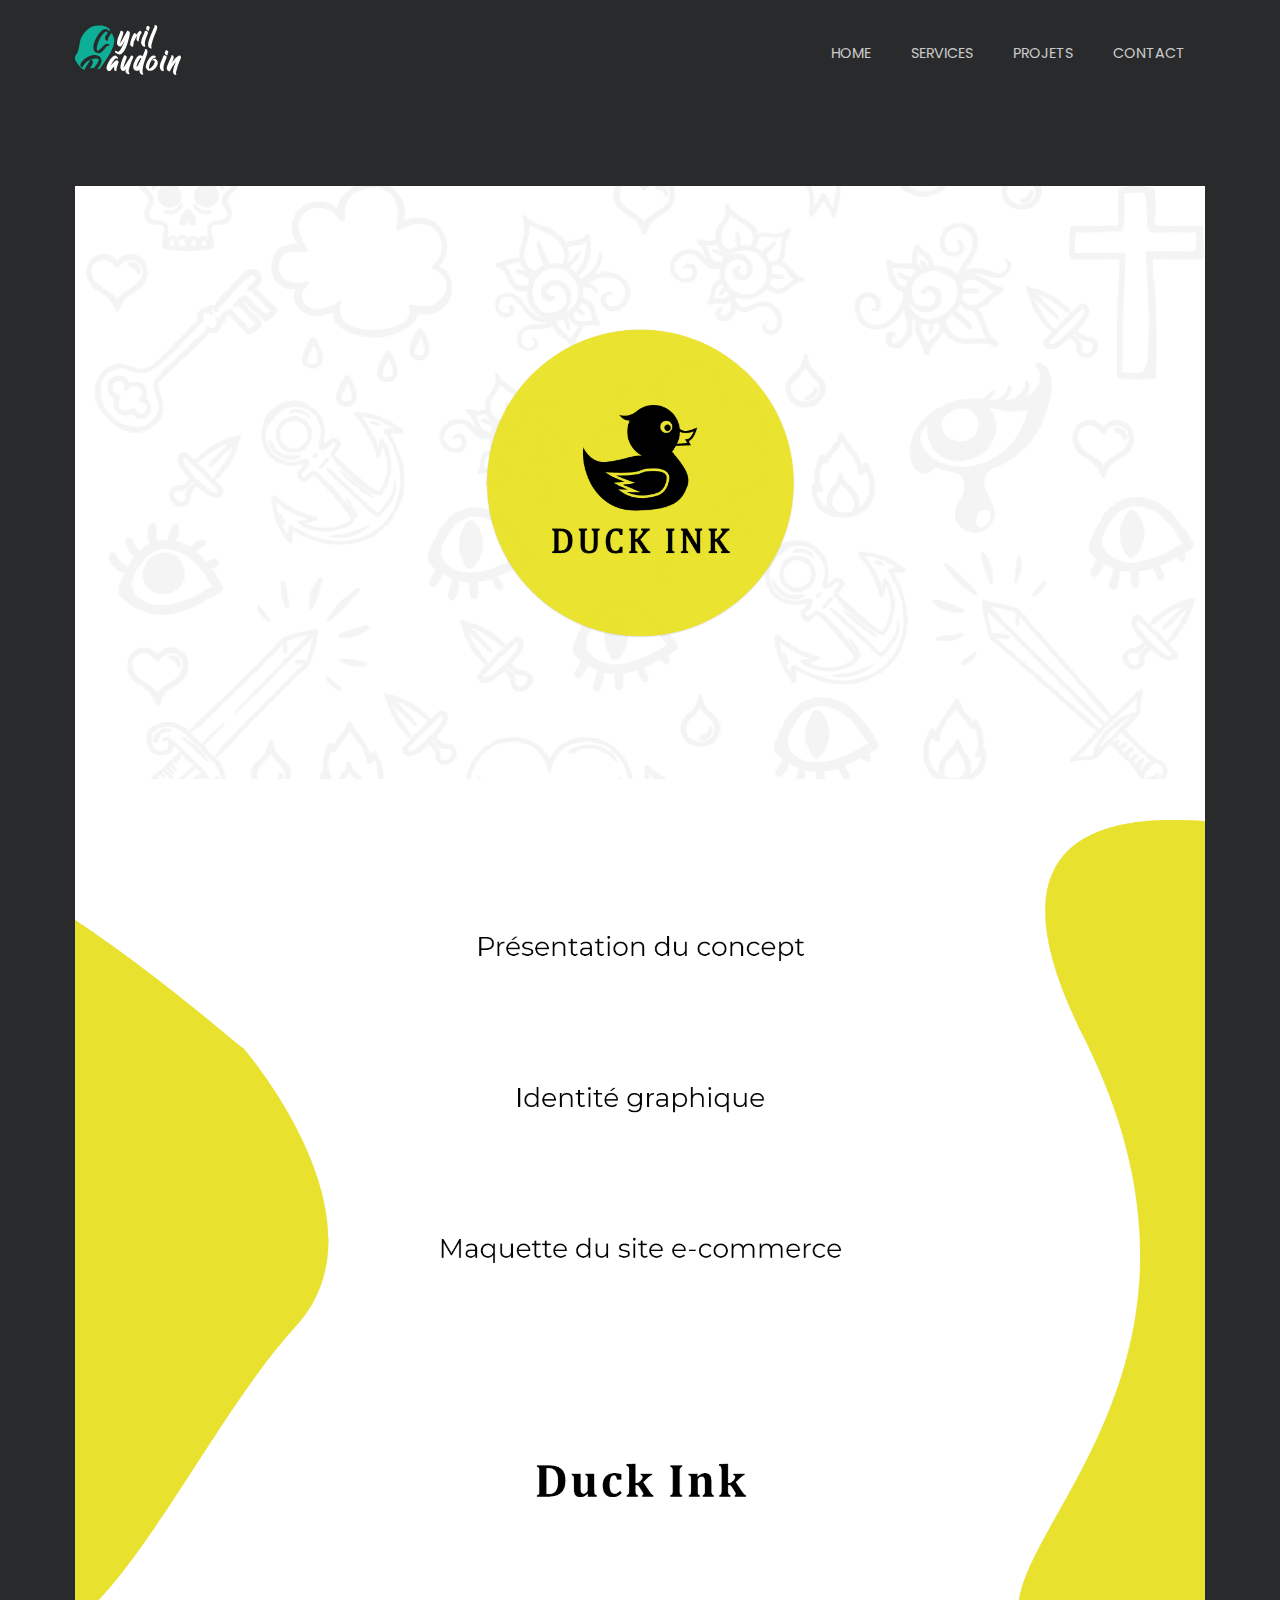
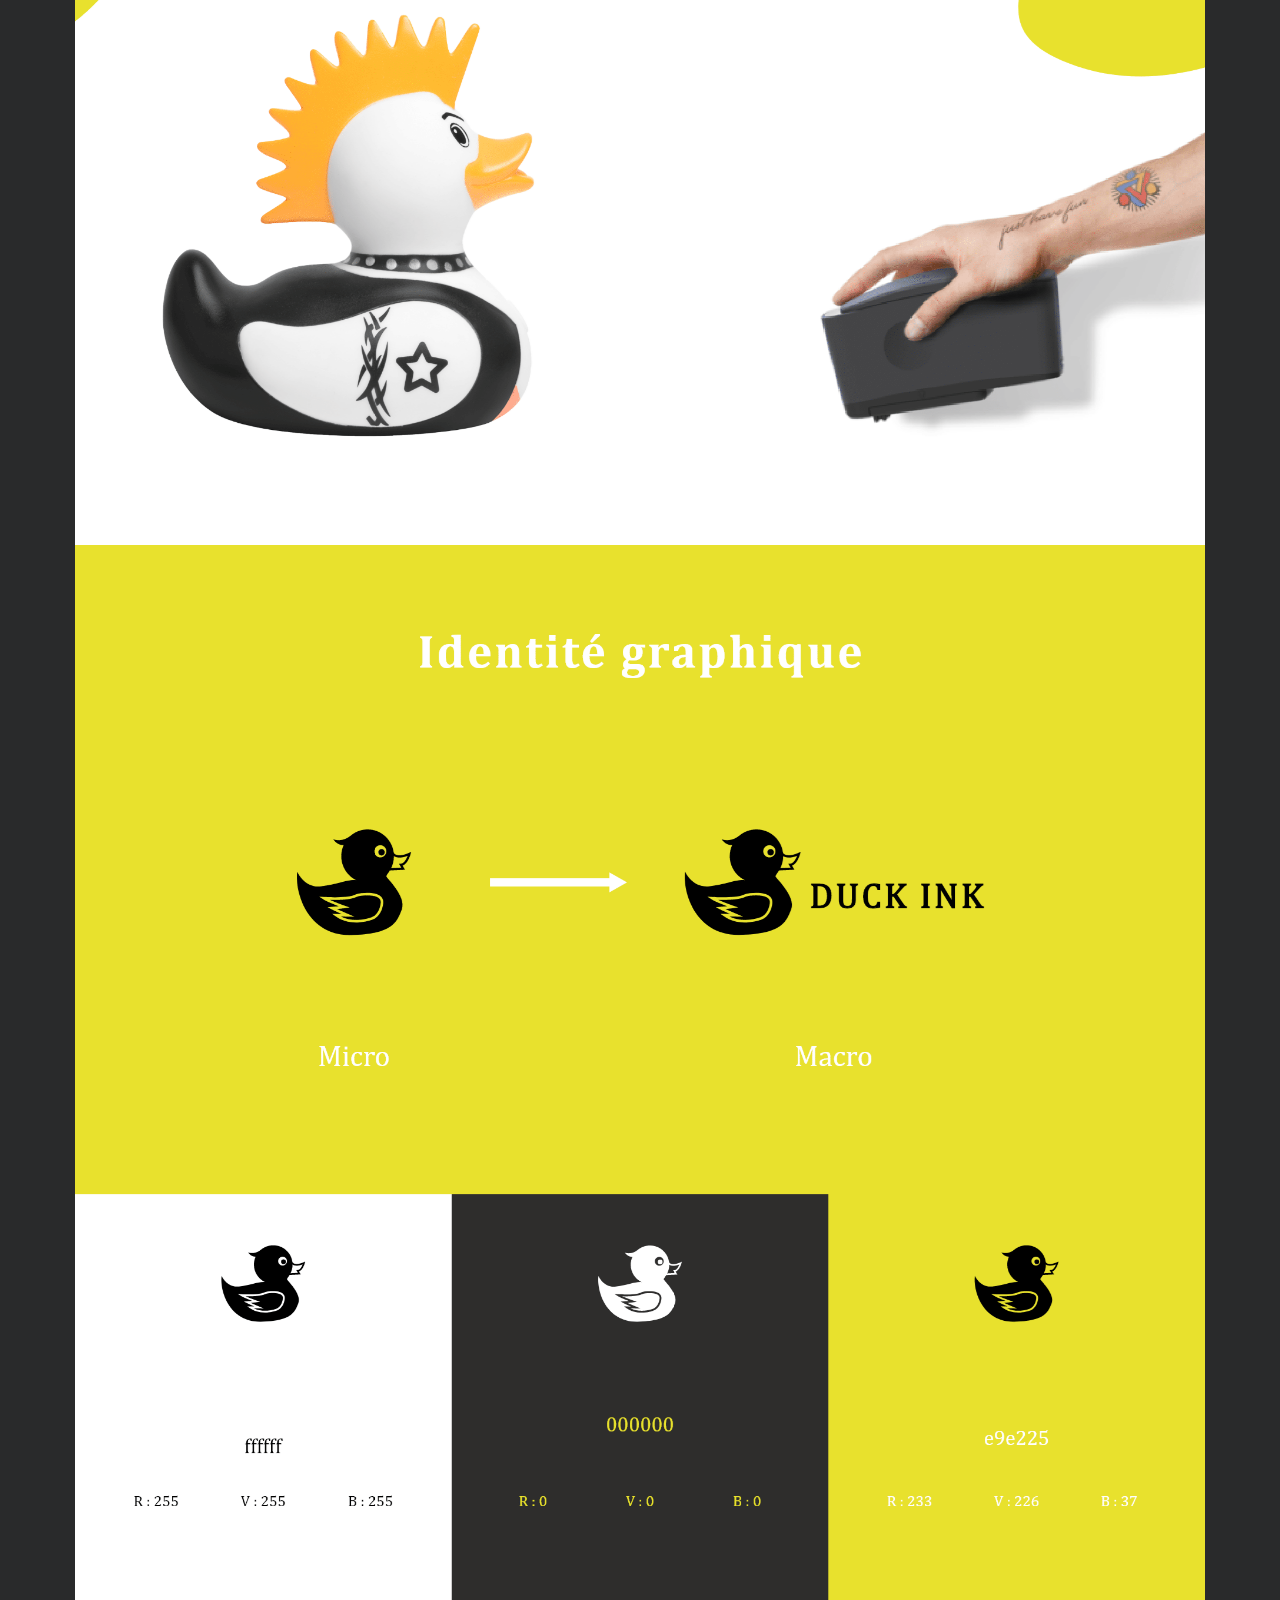
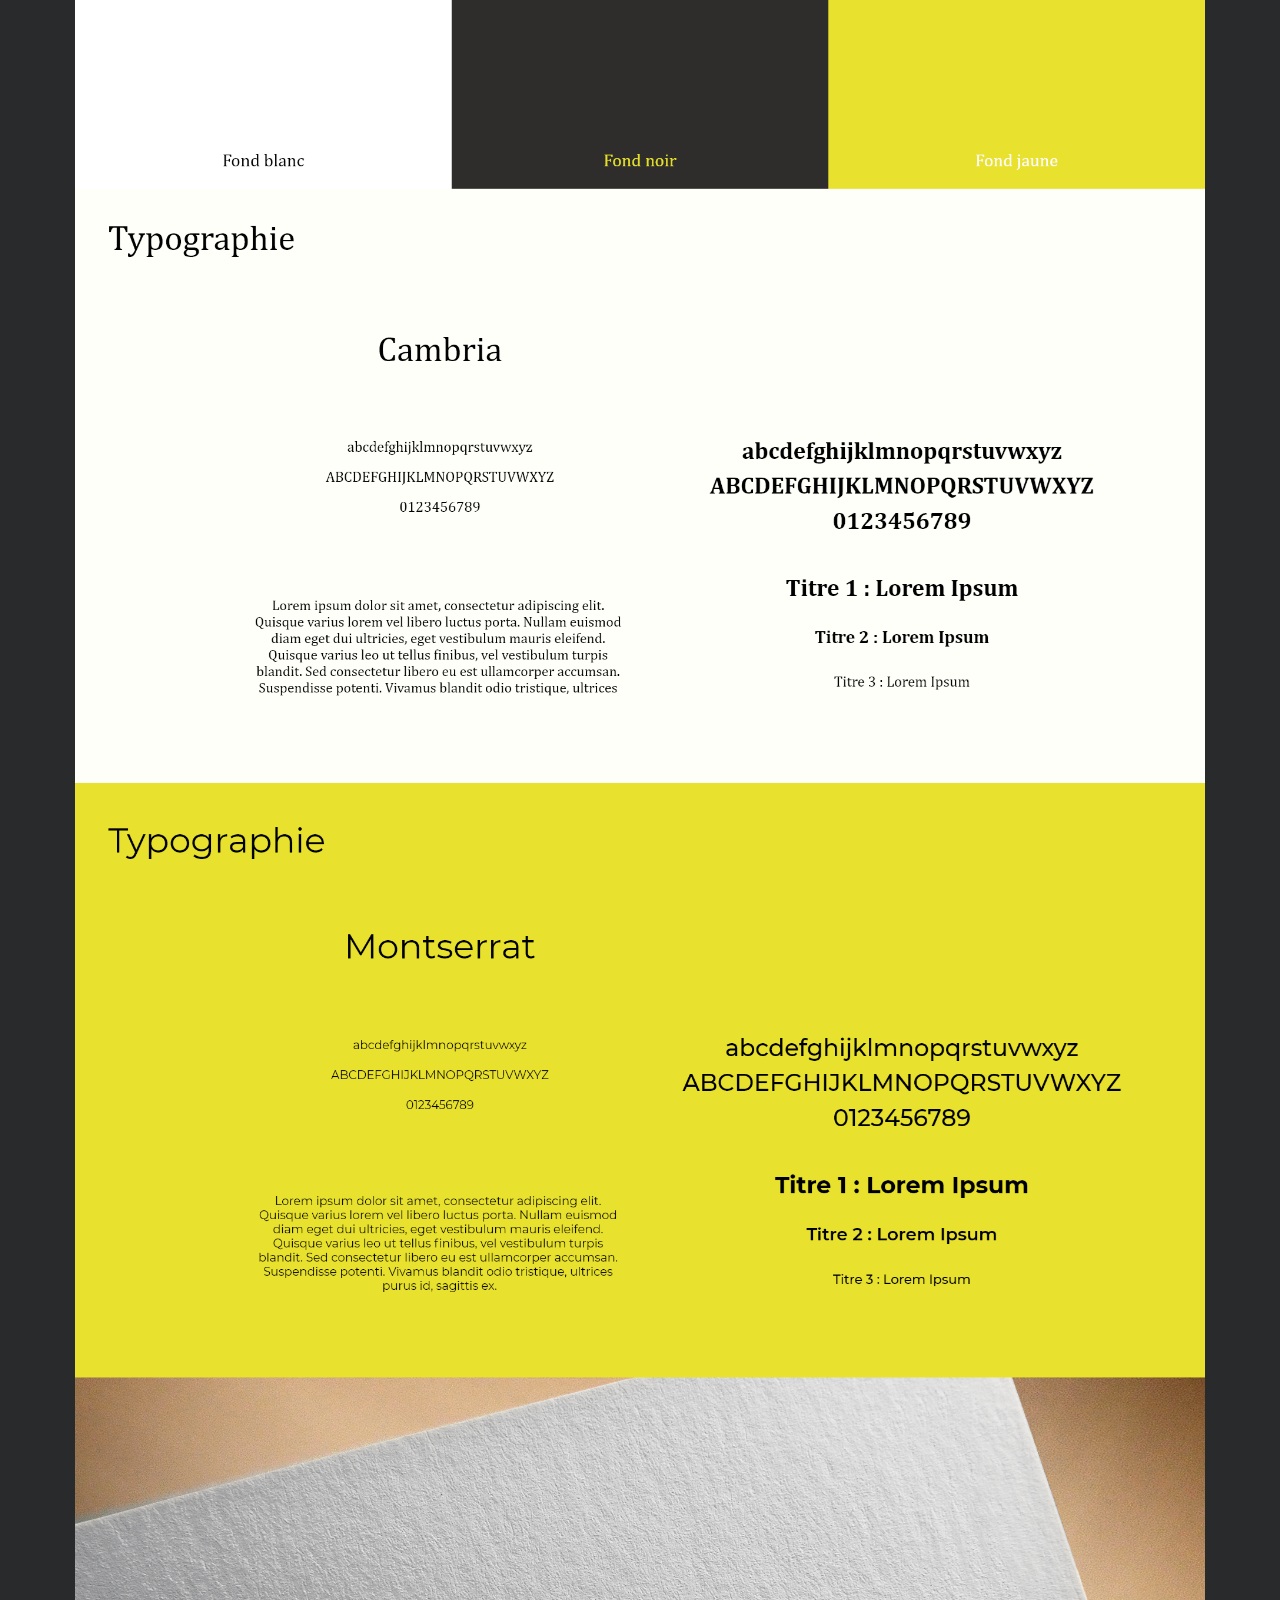
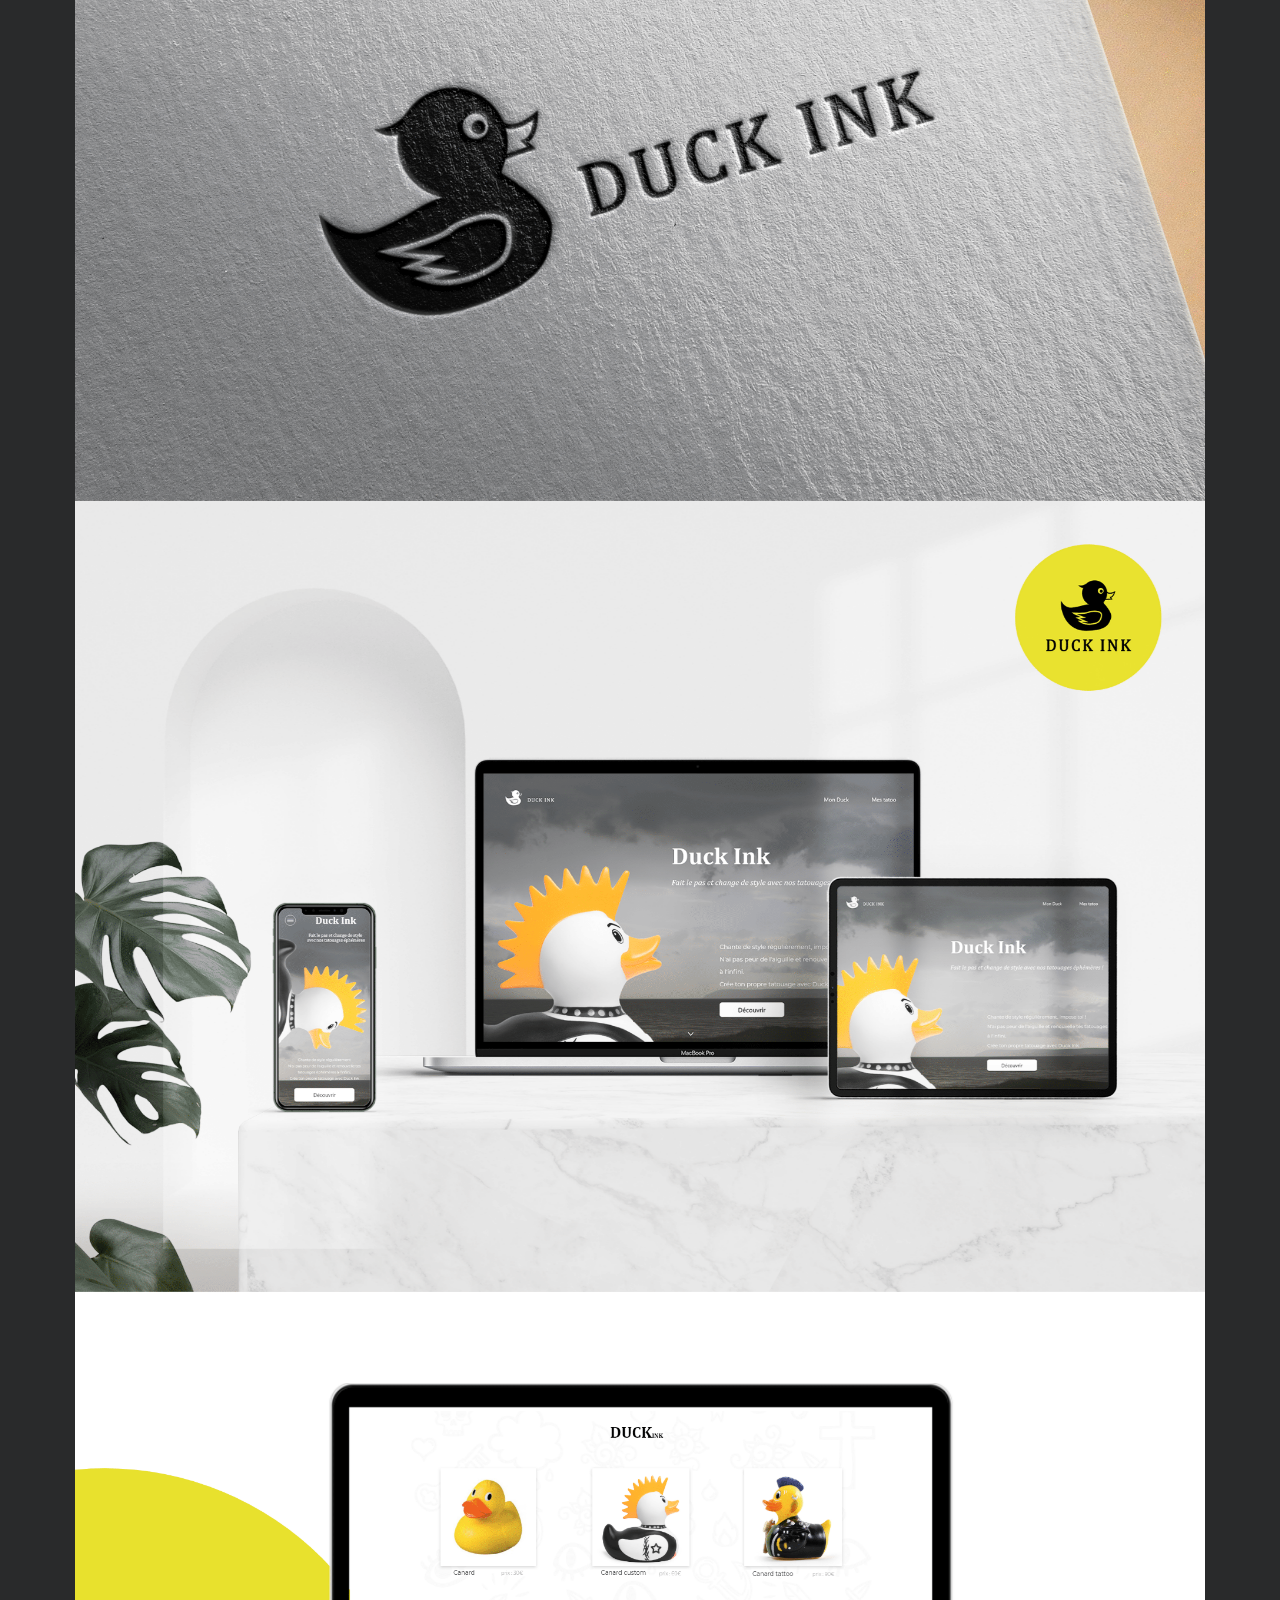
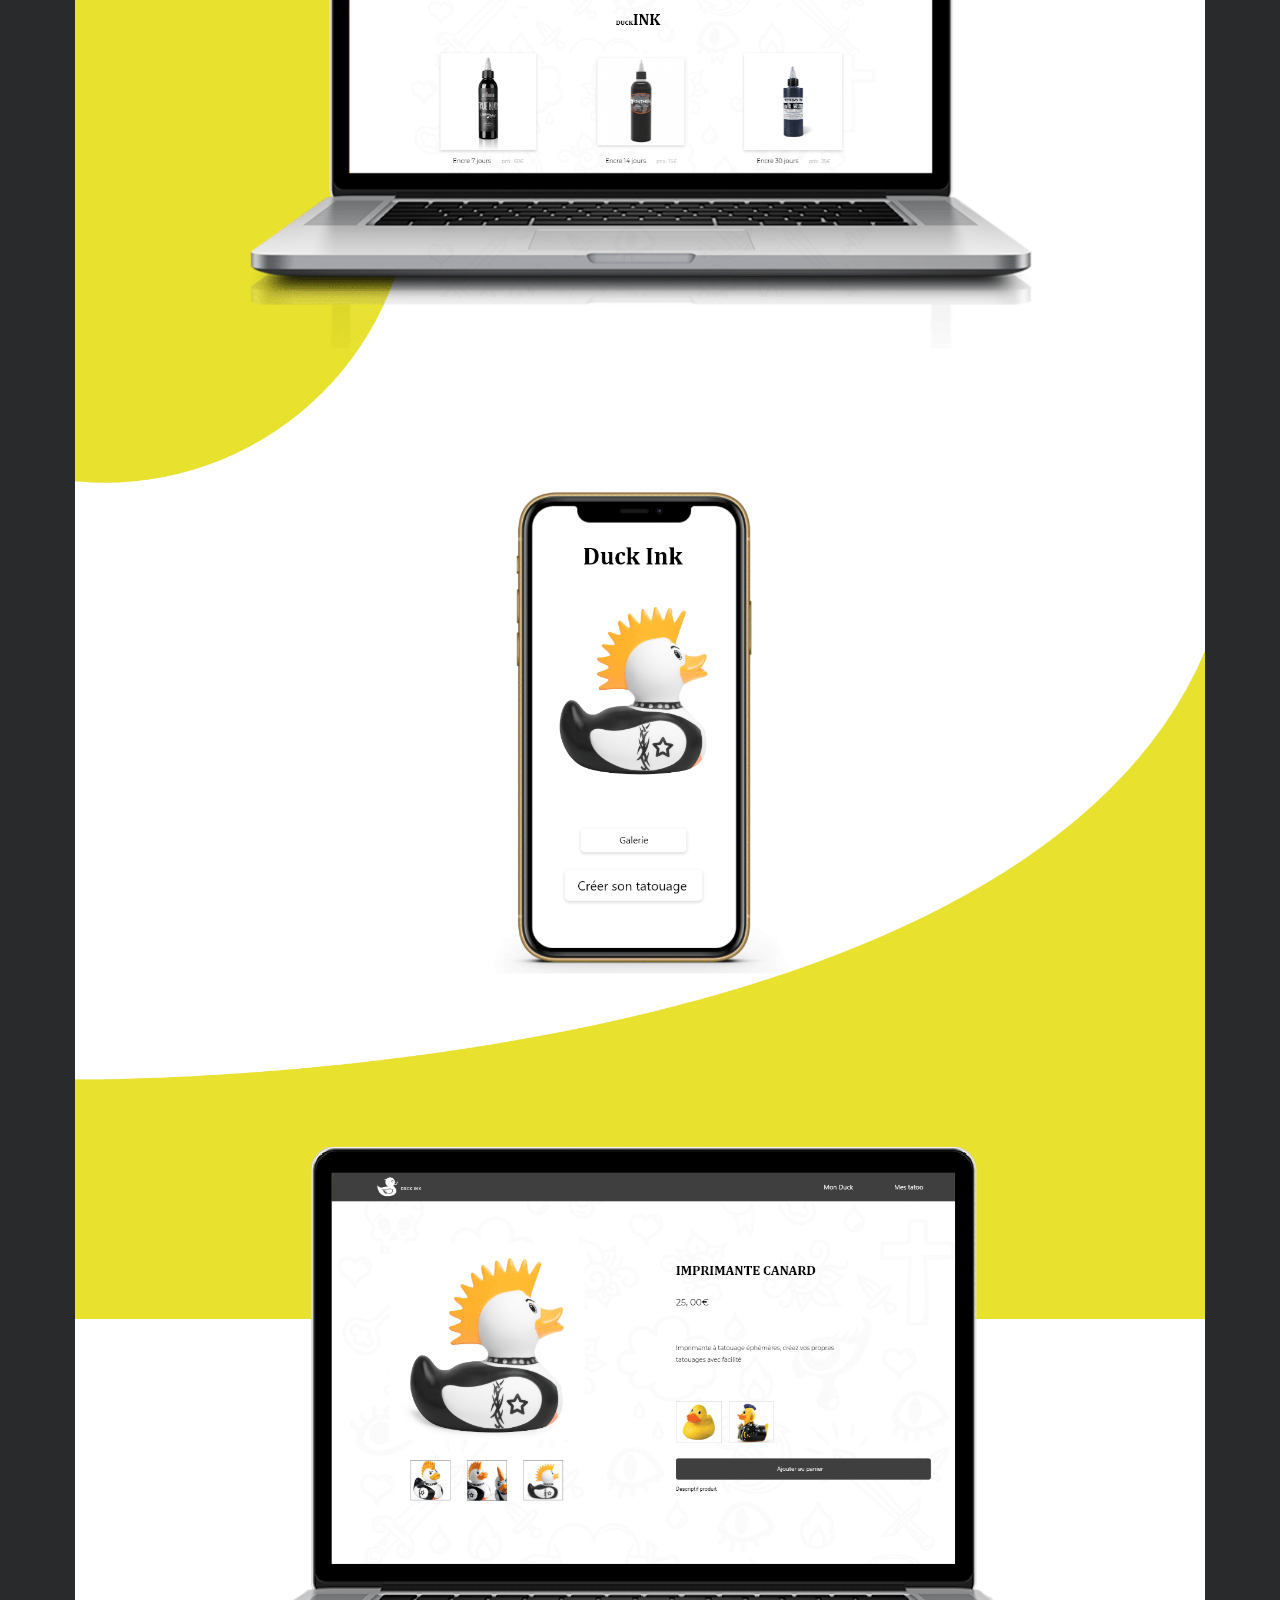
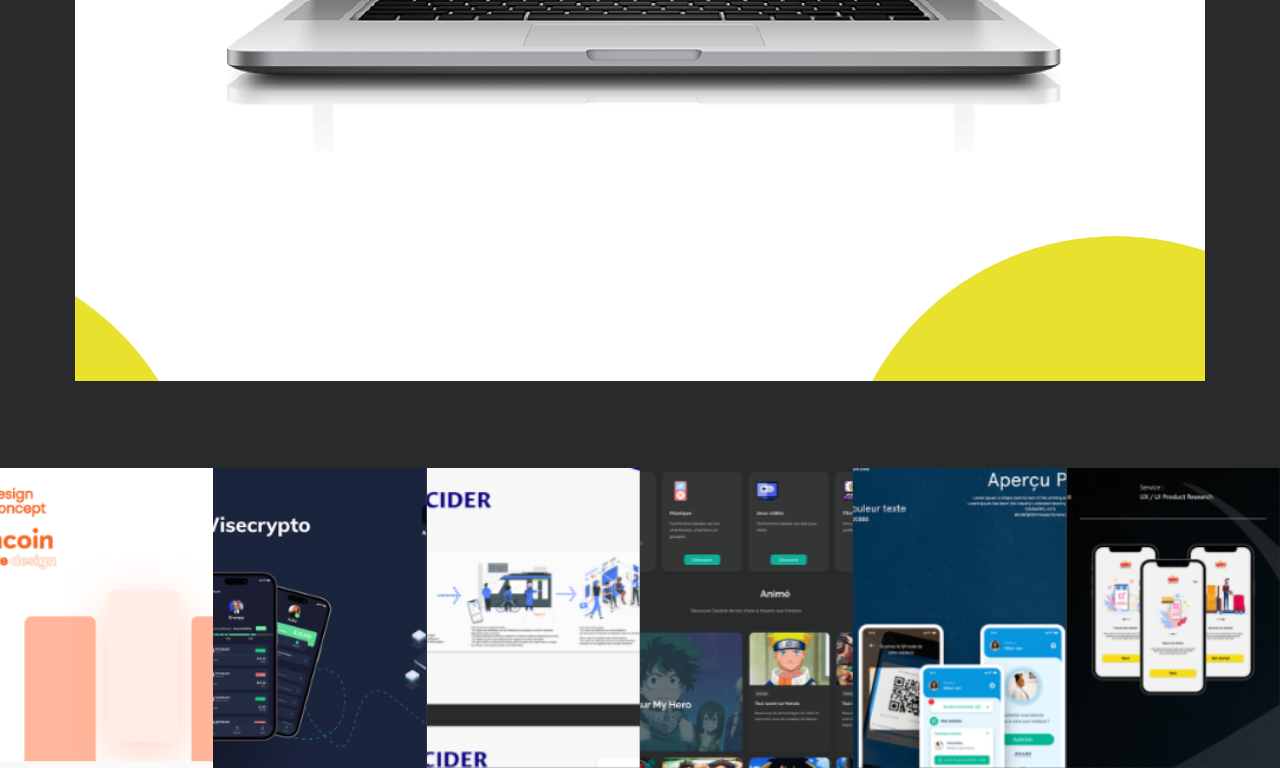
<file: duck.html>
<!DOCTYPE html>
<html lang="fr">

<head>
   <meta charset="UTF-8">
   <meta http-equiv="X-UA-Compatible" content="IE=edge">
   <meta name="viewport" content="width=device-width, initial-scale=1.0">
   <meta name="description" content="Projet Wisecrypto">
   <link rel="preconnect" href="https://fonts.googleapis.com">
   <link rel="preconnect" href="https://fonts.gstatic.com" crossorigin>
   <link href="https://fonts.googleapis.com/css2?family=Poppins:wght@200;300;400;500;600;700;800&display=swap"
      rel="stylesheet">
   <title>Page projet</title>
   <link rel="stylesheet" href="css/style.css">
   <link rel="stylesheet" href="css/projects.css">
</head>

<body>
   <section class="hero">
      <header>
         <a href="./">
            <img src="Image/Cyril.svg" alt="">
         </a>
         <nav>
            <input type="checkbox" id="toggle-menu">
            <label for="toggle-menu">
               <span></span>
               <span></span>
               <span></span>
            </label>
            <ul class="menu">
               <li><a href="./#home">Home</a></li>
               <li><a href="./#services">Services</a></li>
               <li><a href="./#projects">Projets</a></li>
               <li><a href="./#contact">Contact</a></li>
            </ul>
         </nav>
      </header>
   </section>

   <section>
      <img class="full-width" src="Image/duck.png" alt="">
   </section>

   <div class="project-carousel">
      <a href="./leboncoin.html">
         <img src="Image/1.png" alt="">
      </a>
      <a href="./wisecrypto.html">
         <img src="Image/2.png" alt="">
      </a>
      <a href="./ratp.html">
         <img src="Image/3.png" alt="">
      </a>
      <a href="./fanfic.html">
         <img src="Image/4.png" alt="">
      </a>
      <a href="./doctolib.html">
         <img src="Image/5.png" alt="">
      </a>
      <a href="./gifi.html">
         <img src="Image/6.png" alt="">
      </a>

   </div>

</body>

</html>
</file>
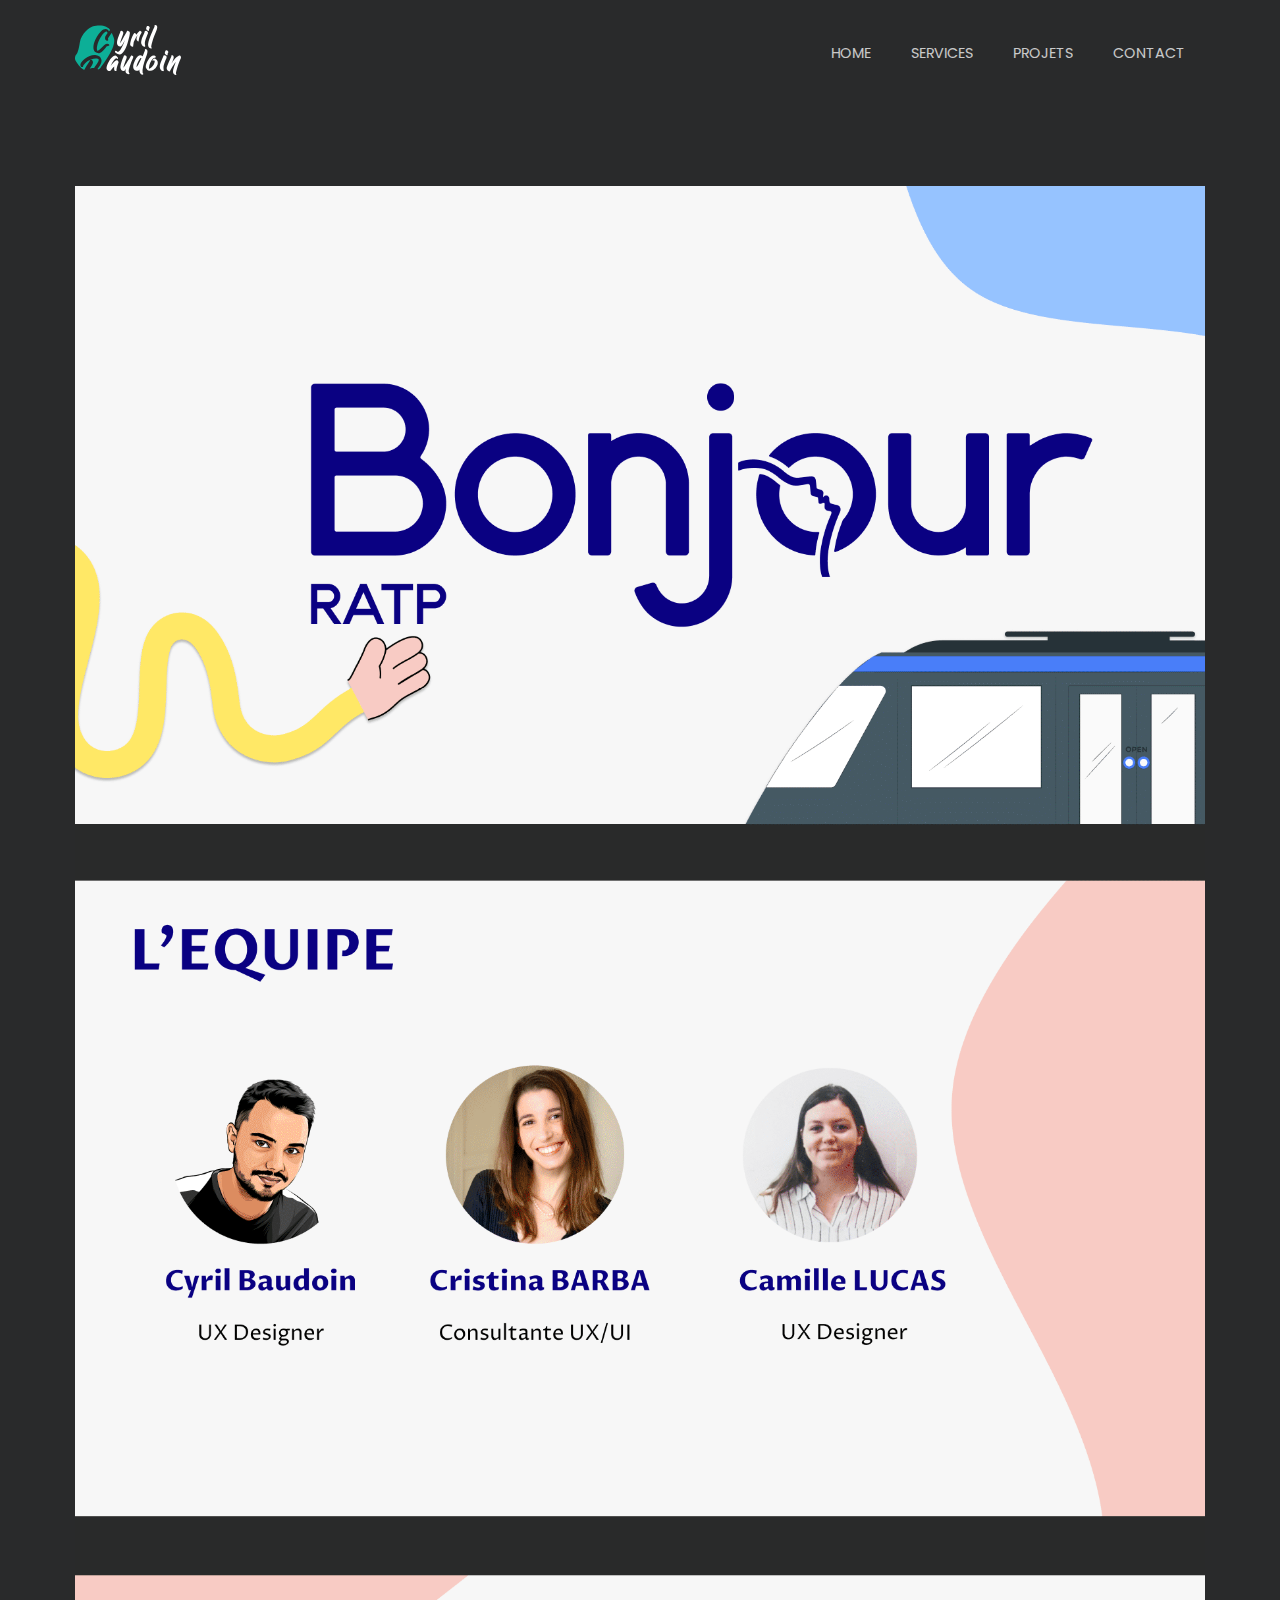
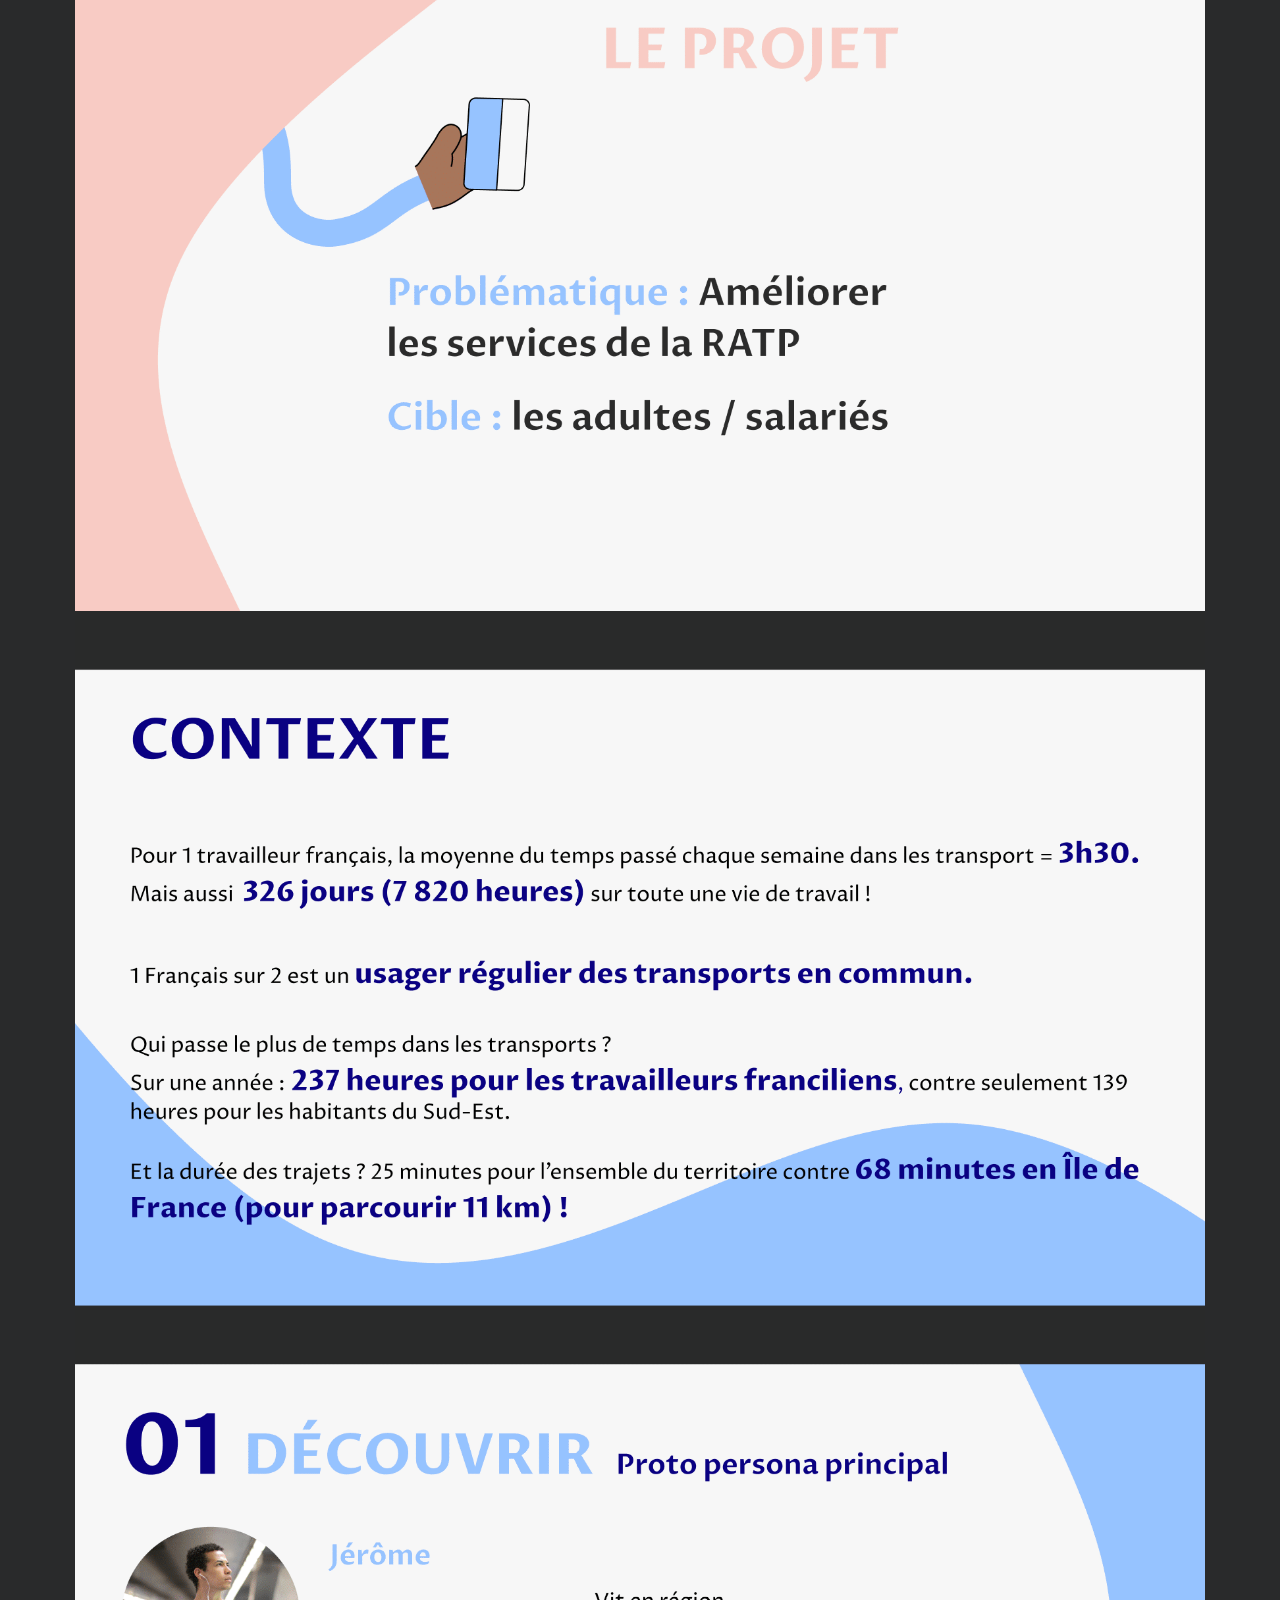
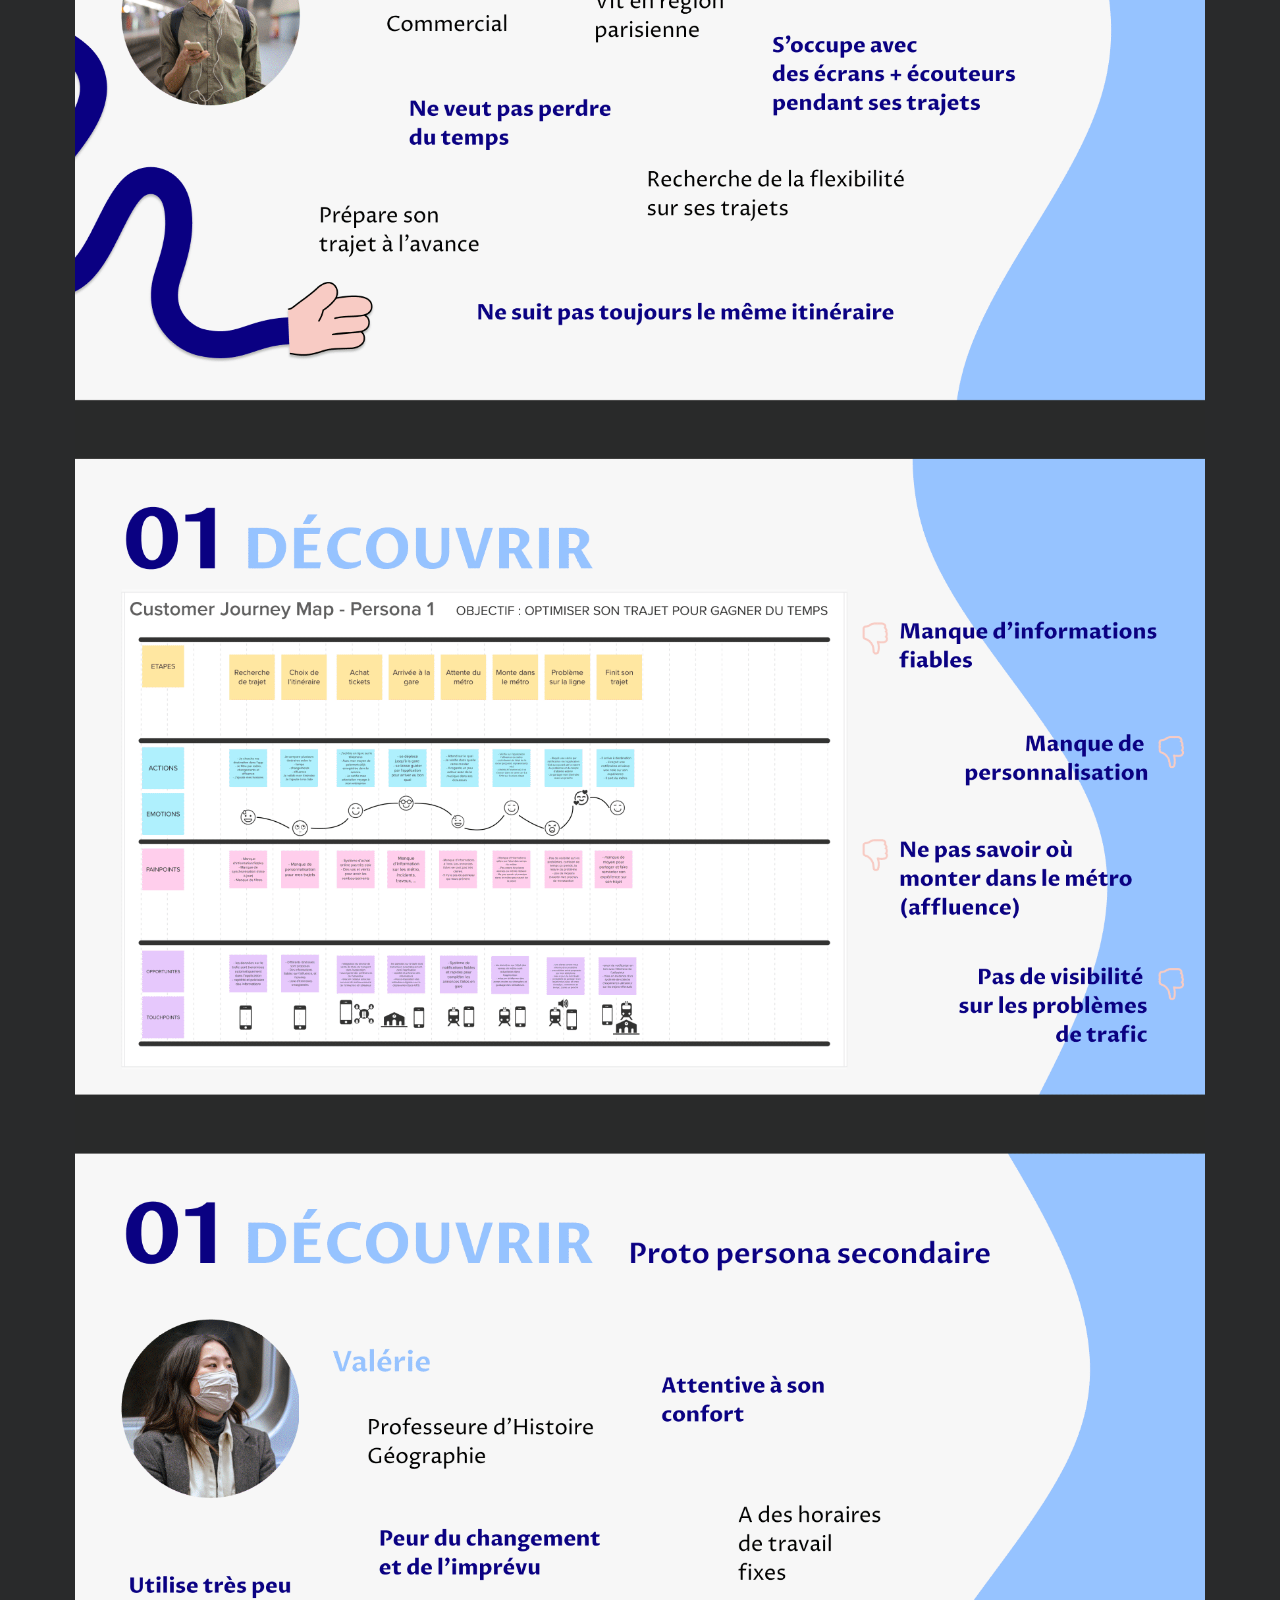
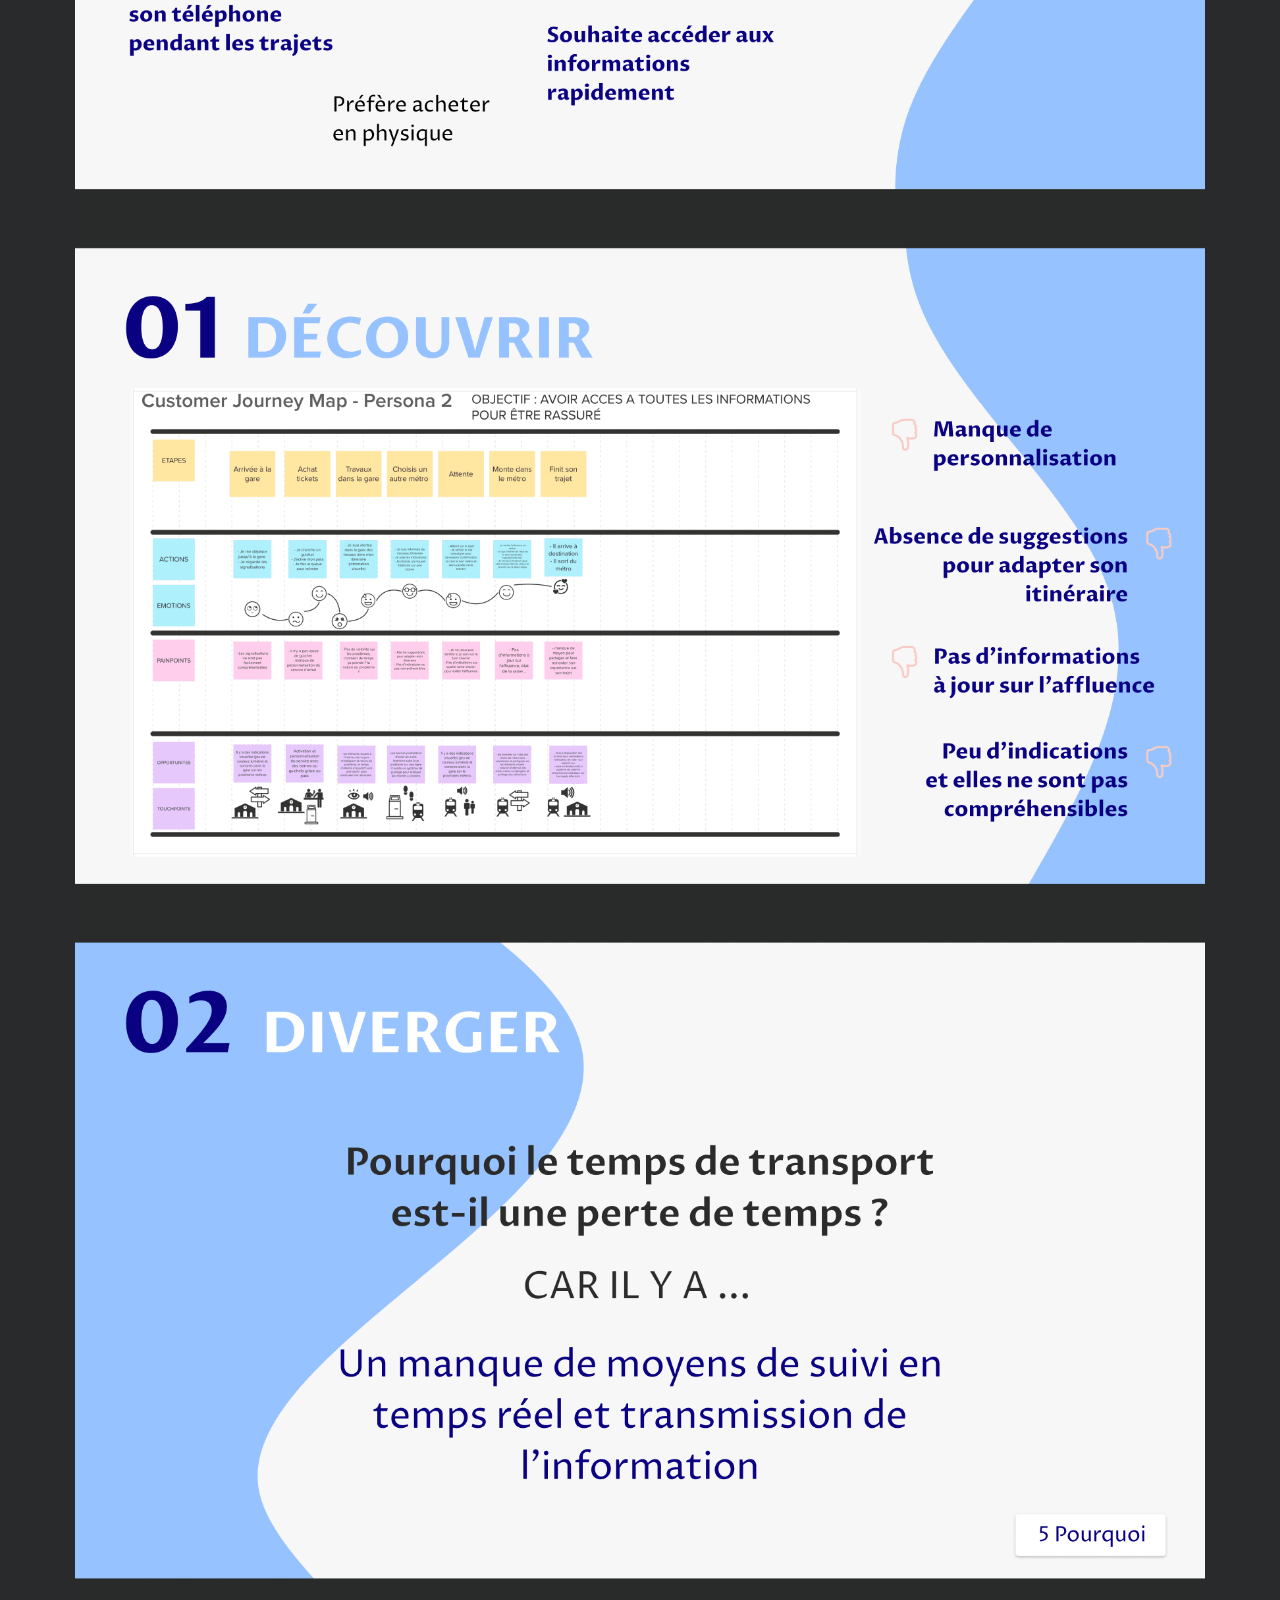
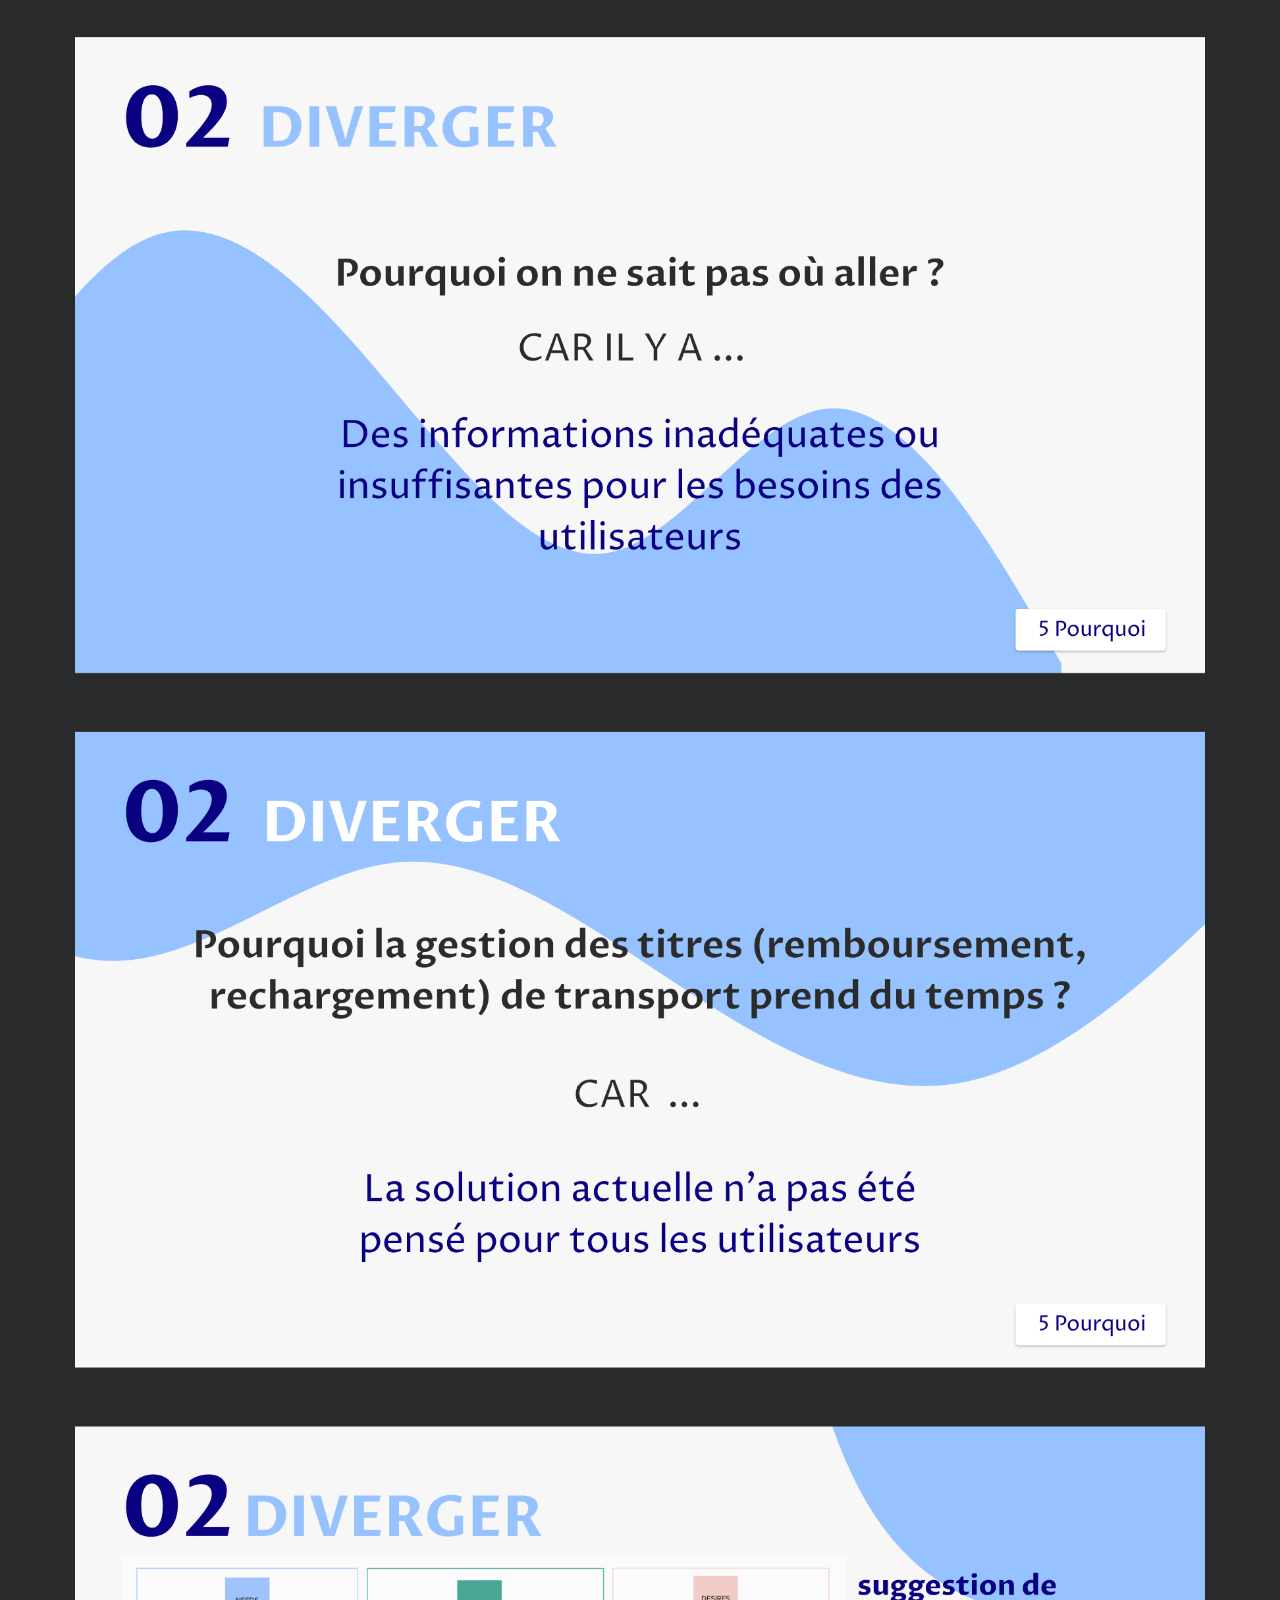
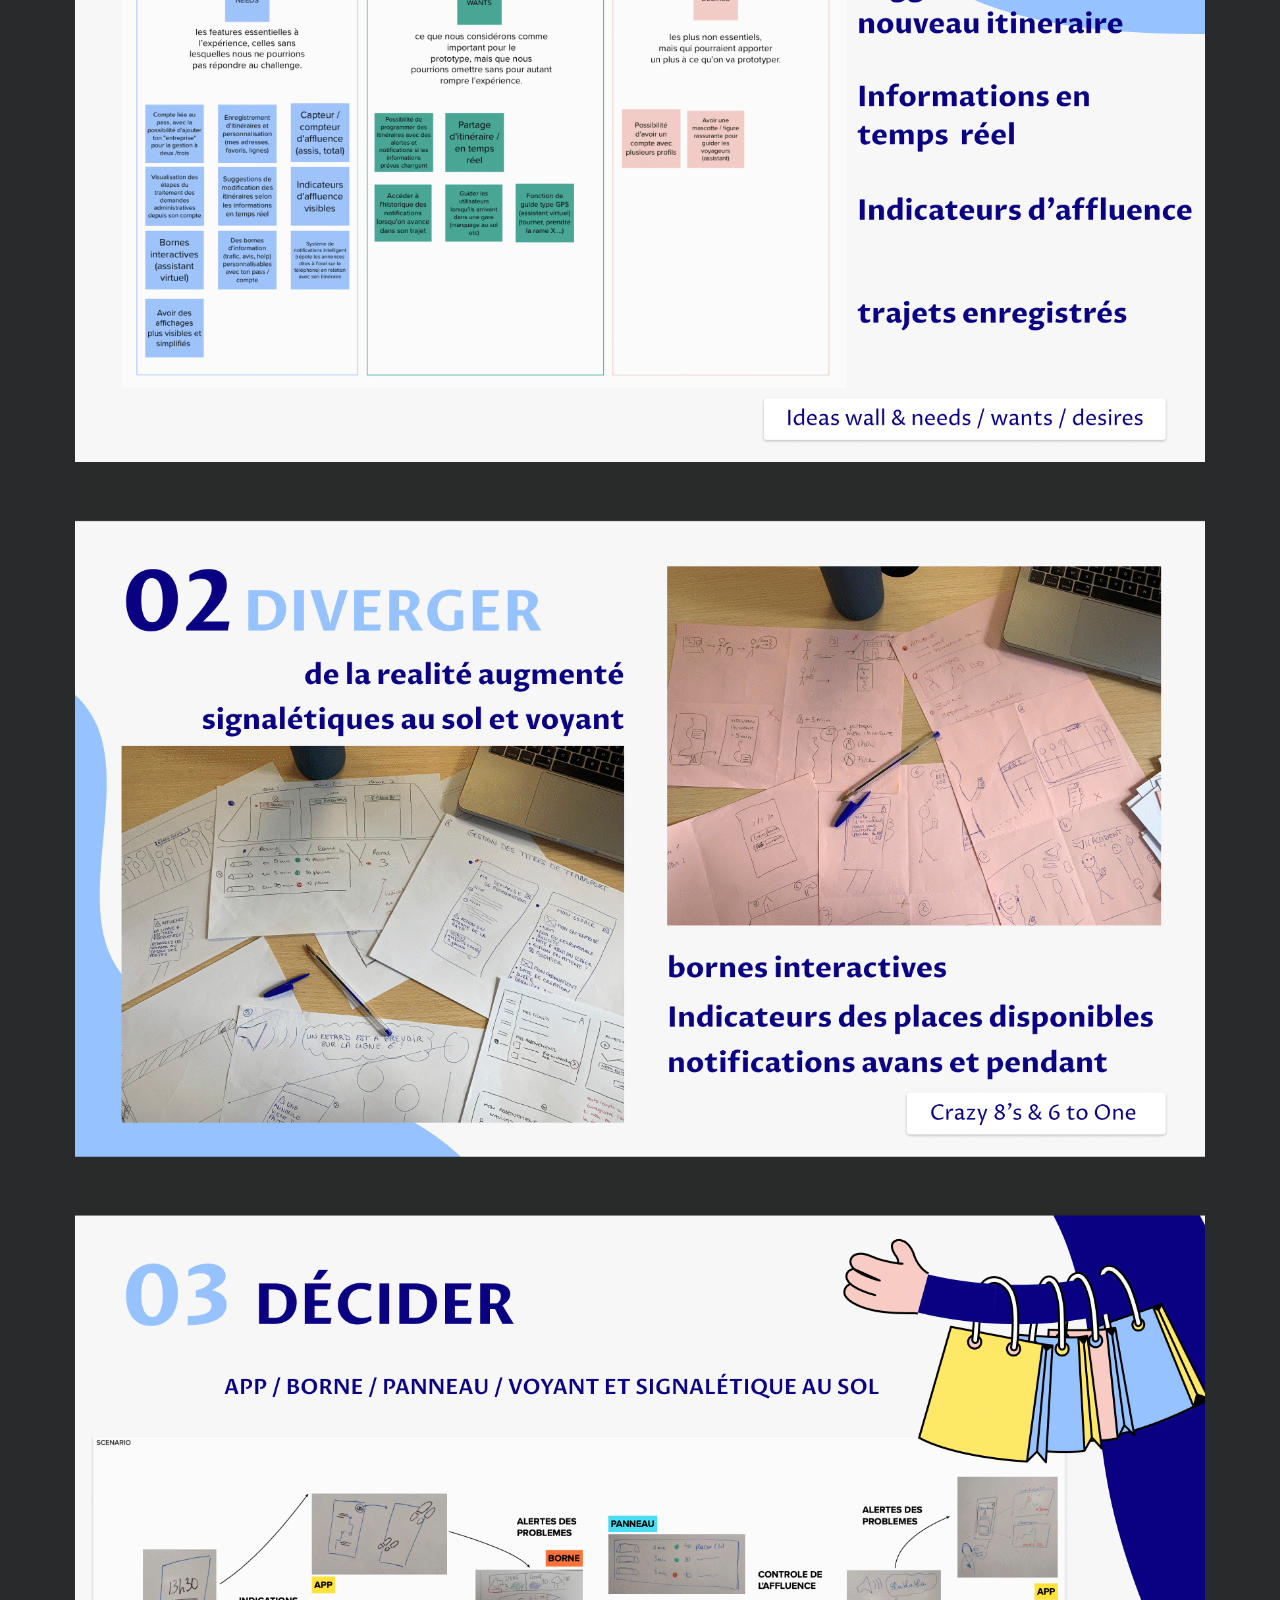
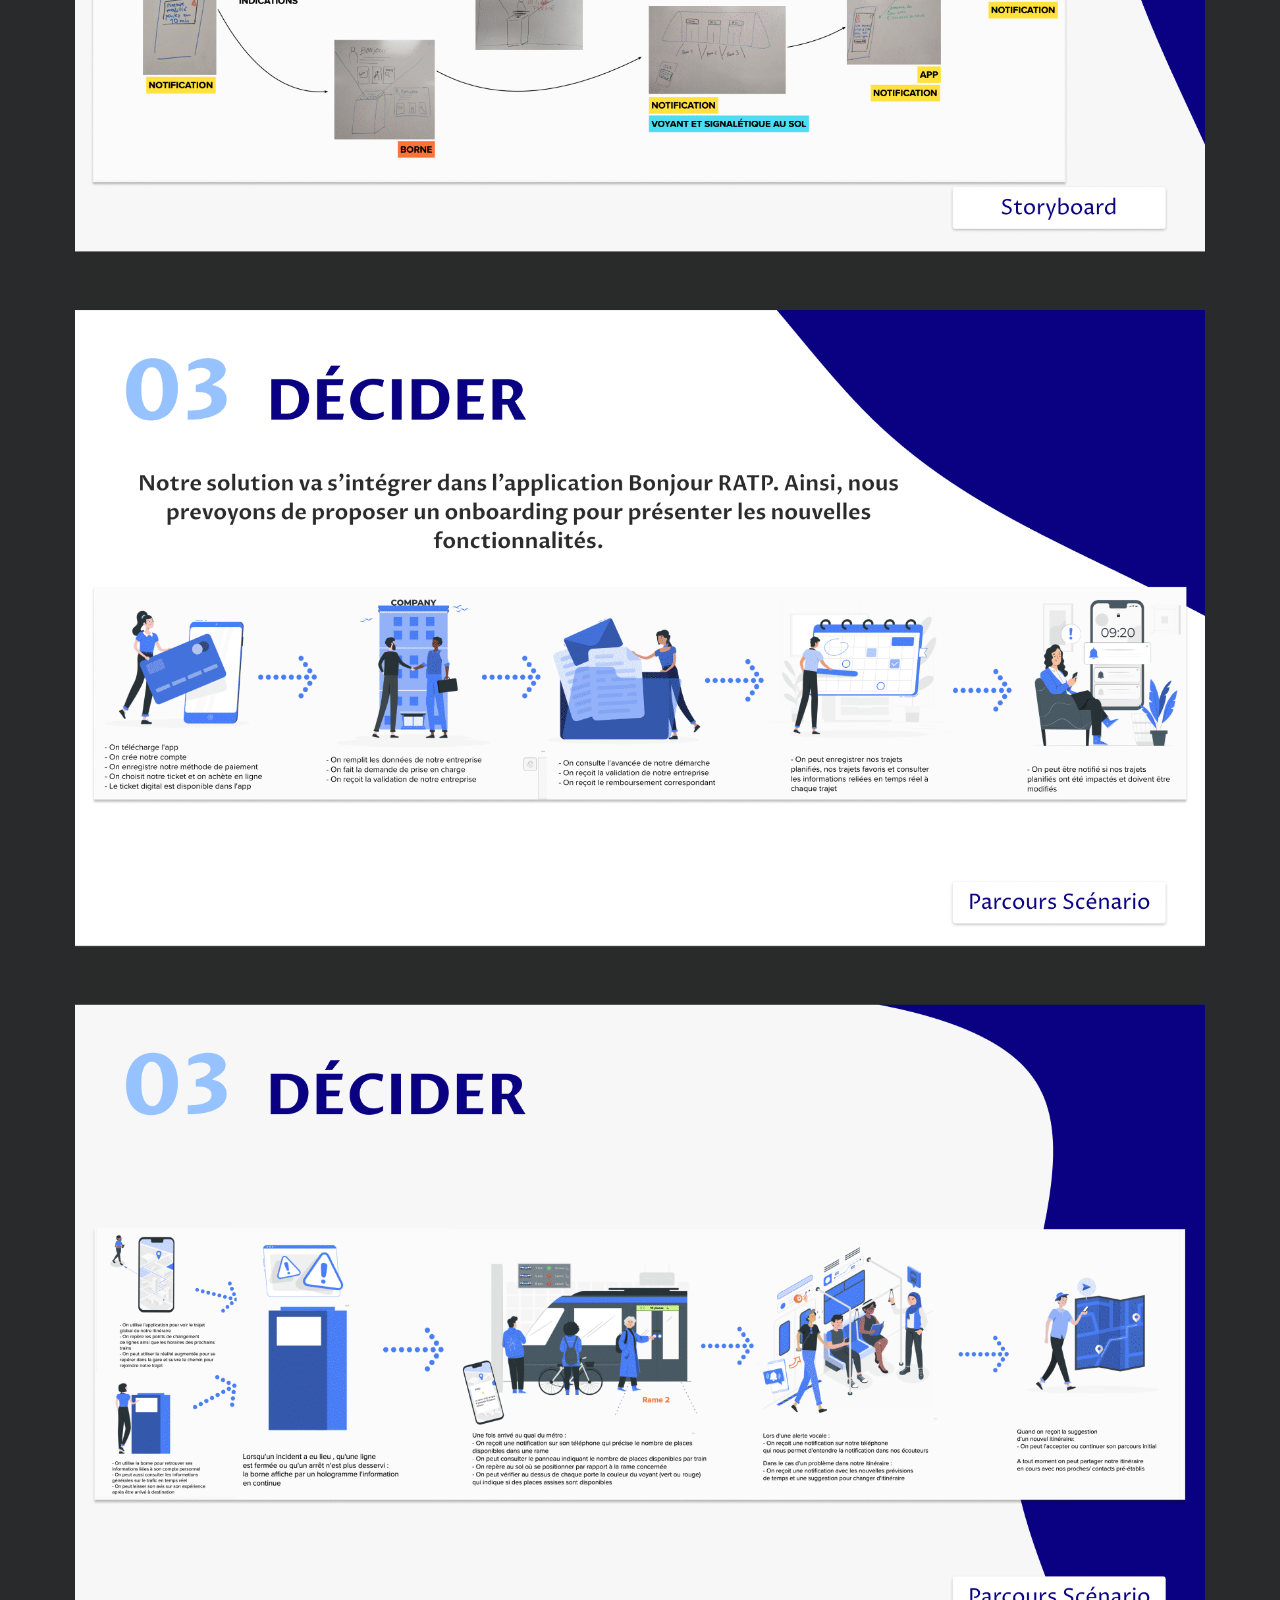
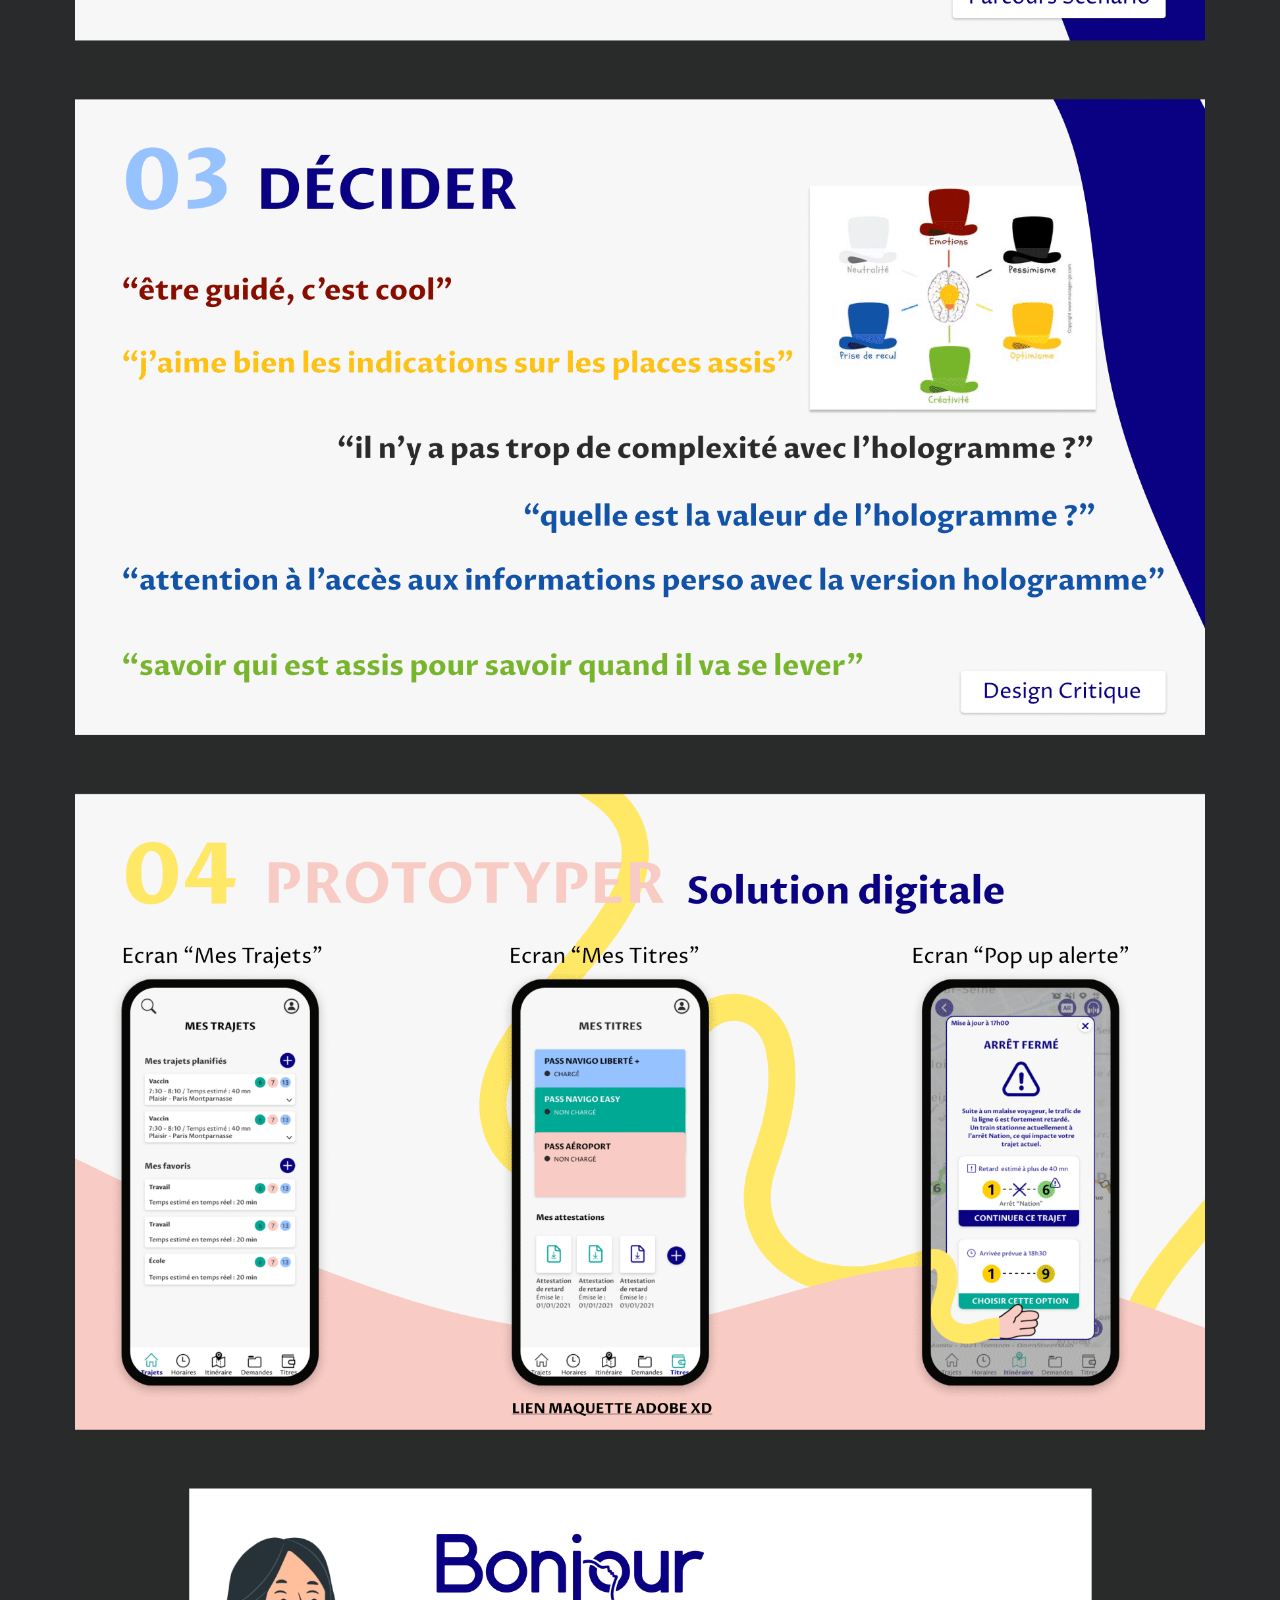
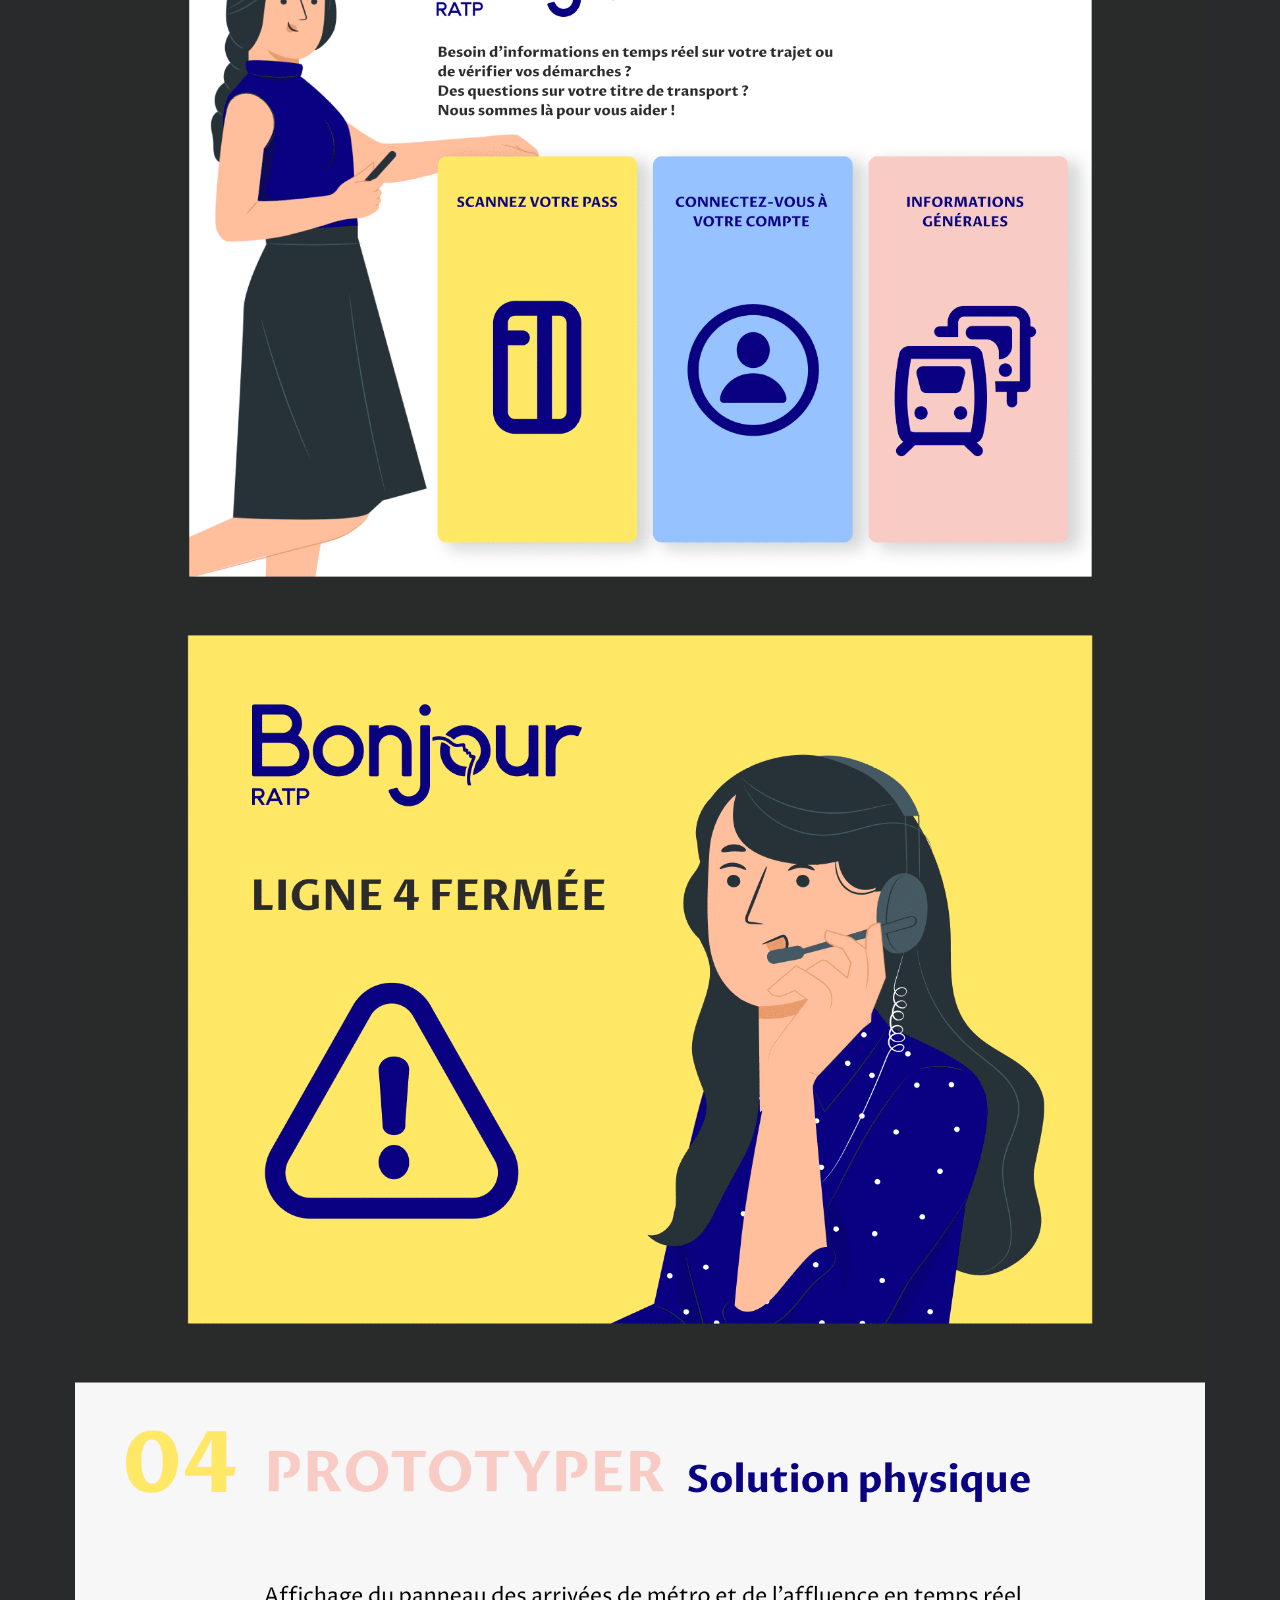
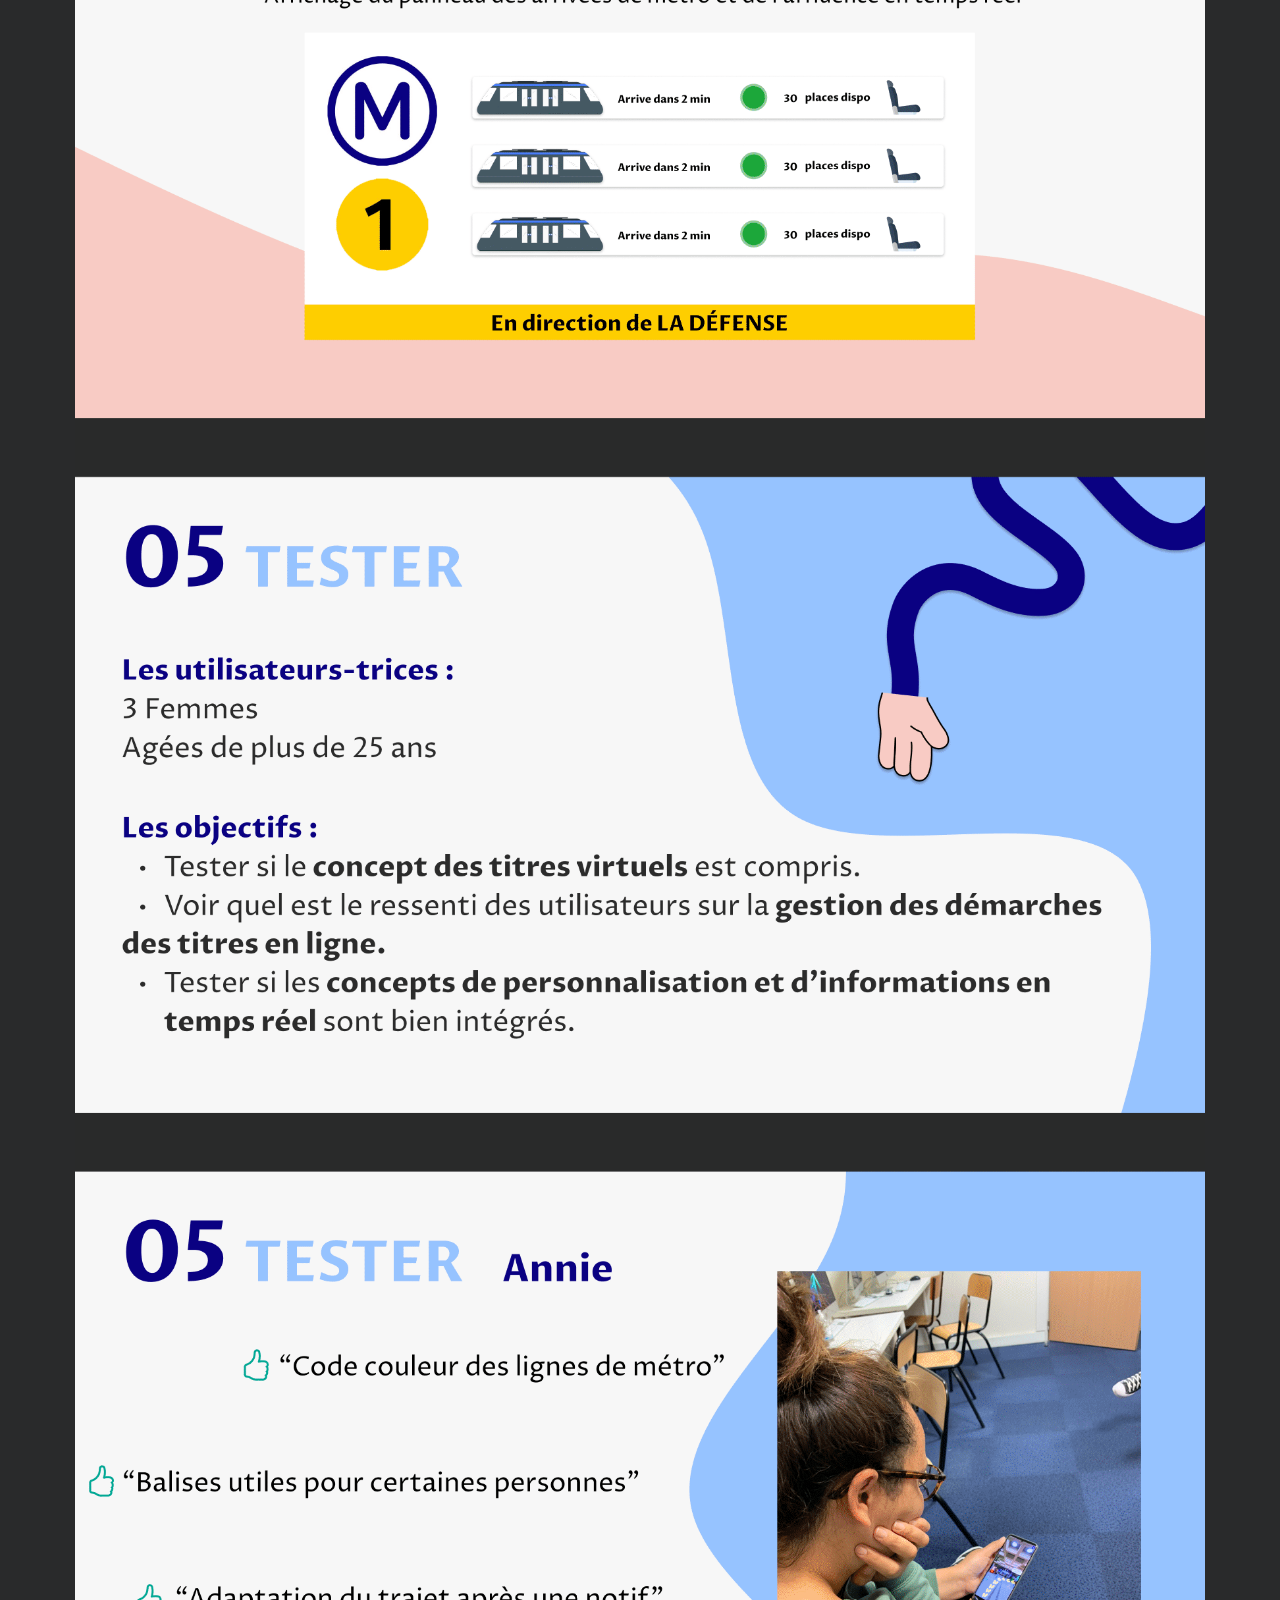
<file: ratp.html>
<!DOCTYPE html>
<html lang="fr">

<head>
   <meta charset="UTF-8">
   <meta http-equiv="X-UA-Compatible" content="IE=edge">
   <meta name="viewport" content="width=device-width, initial-scale=1.0">
   <meta name="description" content="Projet Wisecrypto">
   <link rel="preconnect" href="https://fonts.googleapis.com">
   <link rel="preconnect" href="https://fonts.gstatic.com" crossorigin>
   <link href="https://fonts.googleapis.com/css2?family=Poppins:wght@200;300;400;500;600;700;800&display=swap"
      rel="stylesheet">
   <title>Page projet</title>
   <link rel="stylesheet" href="css/style.css">
   <link rel="stylesheet" href="css/projects.css">
</head>

<body>
   <section class="hero">
      <header>
         <a href="./">
            <img src="Image/Cyril.svg" alt="">
         </a>
         <nav>
            <input type="checkbox" id="toggle-menu">
            <label for="toggle-menu">
               <span></span>
               <span></span>
               <span></span>
            </label>
            <ul class="menu">
               <li><a href="./#home">Home</a></li>
               <li><a href="./#services">Services</a></li>
               <li><a href="./#projects">Projets</a></li>
               <li><a href="./#contact">Contact</a></li>
            </ul>
         </nav>
      </header>
   </section>

   <section>
      <img class="full-width" src="Image/ratp.png" alt="">
   </section>

   <div class="project-carousel">
      <a href="./leboncoin.html">
         <img src="Image/1.png" alt="">
      </a>
      <a href="./wisecrypto.html">
         <img src="Image/2.png" alt="">
      </a>
      <a href="./fanfic.html">
         <img src="Image/4.png" alt="">
      </a>
      <a href="./doctolib.html">
         <img src="Image/5.png" alt="">
      </a>
      <a href="./gifi.html">
         <img src="Image/6.png" alt="">
      </a>
      <a href="./duck.html">
         <img src="Image/7.png" alt="">
      </a>
   </div>

</body>

</html>
</file>
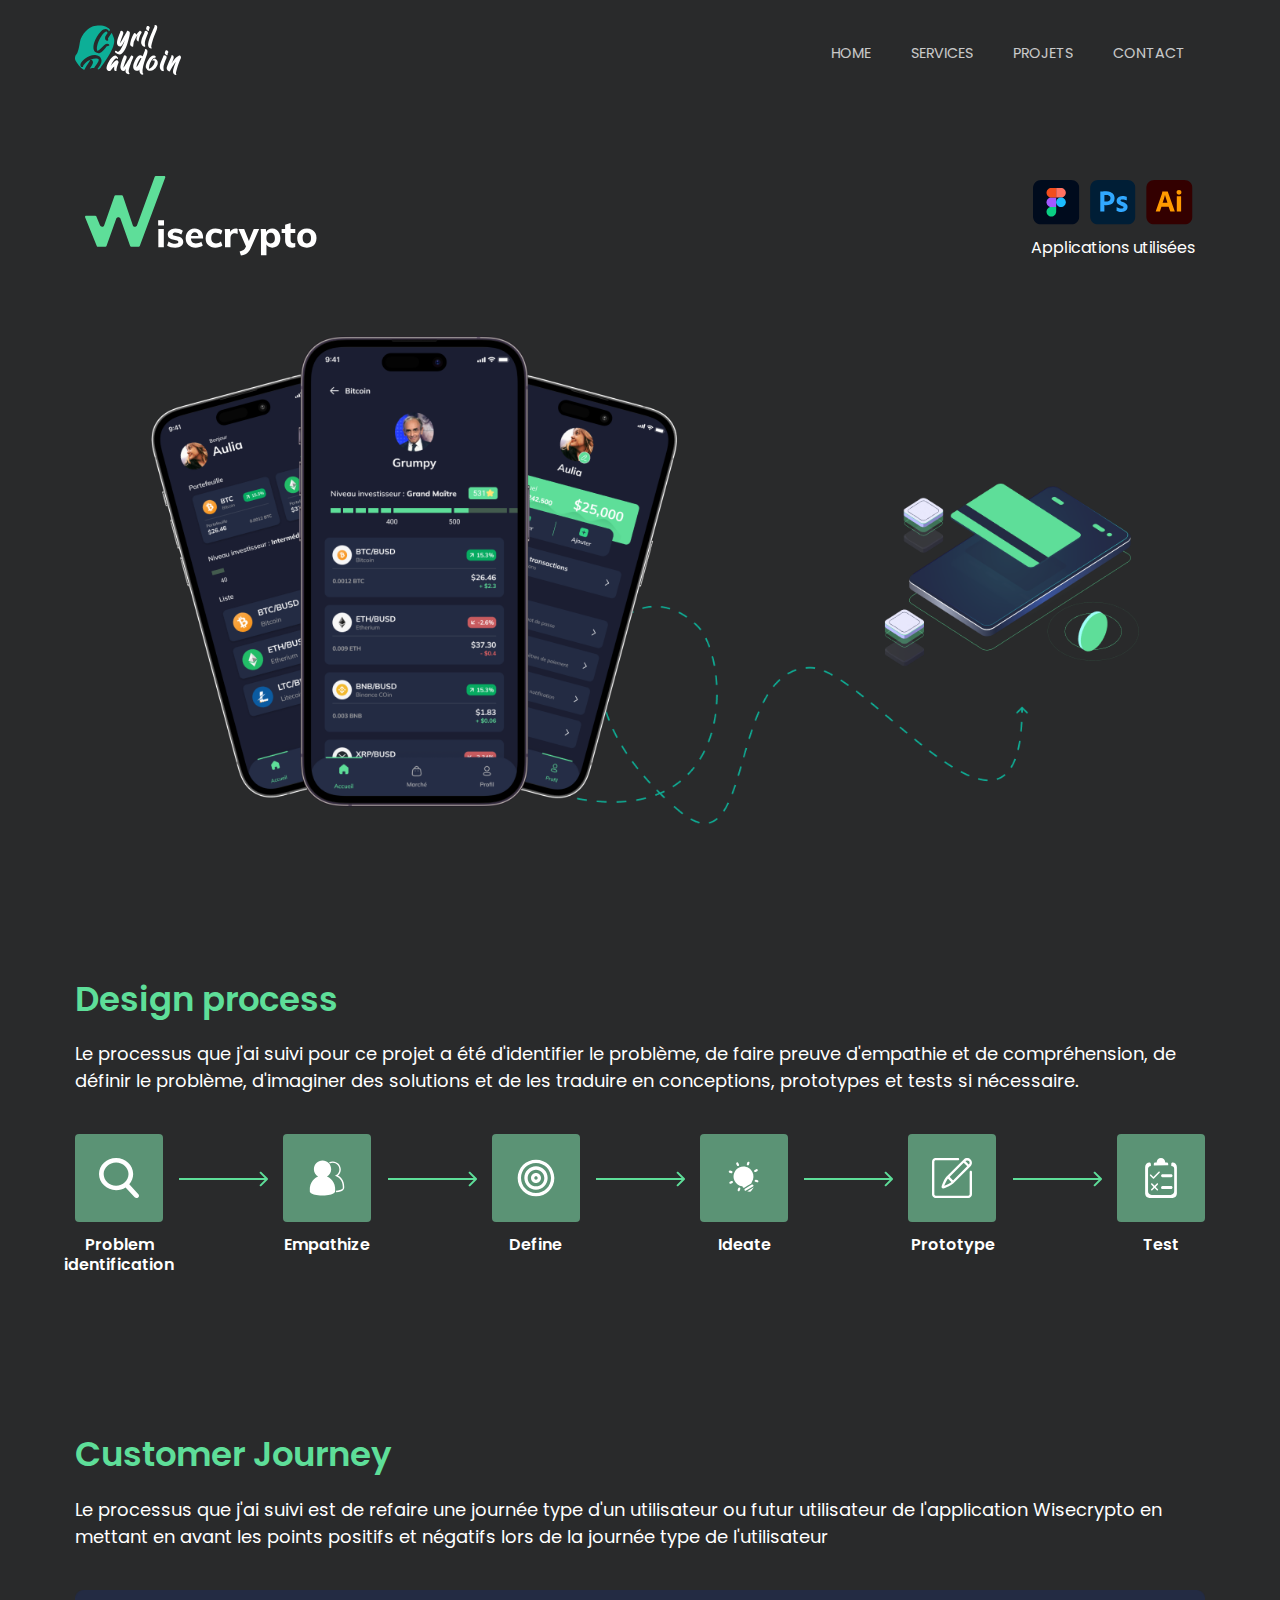
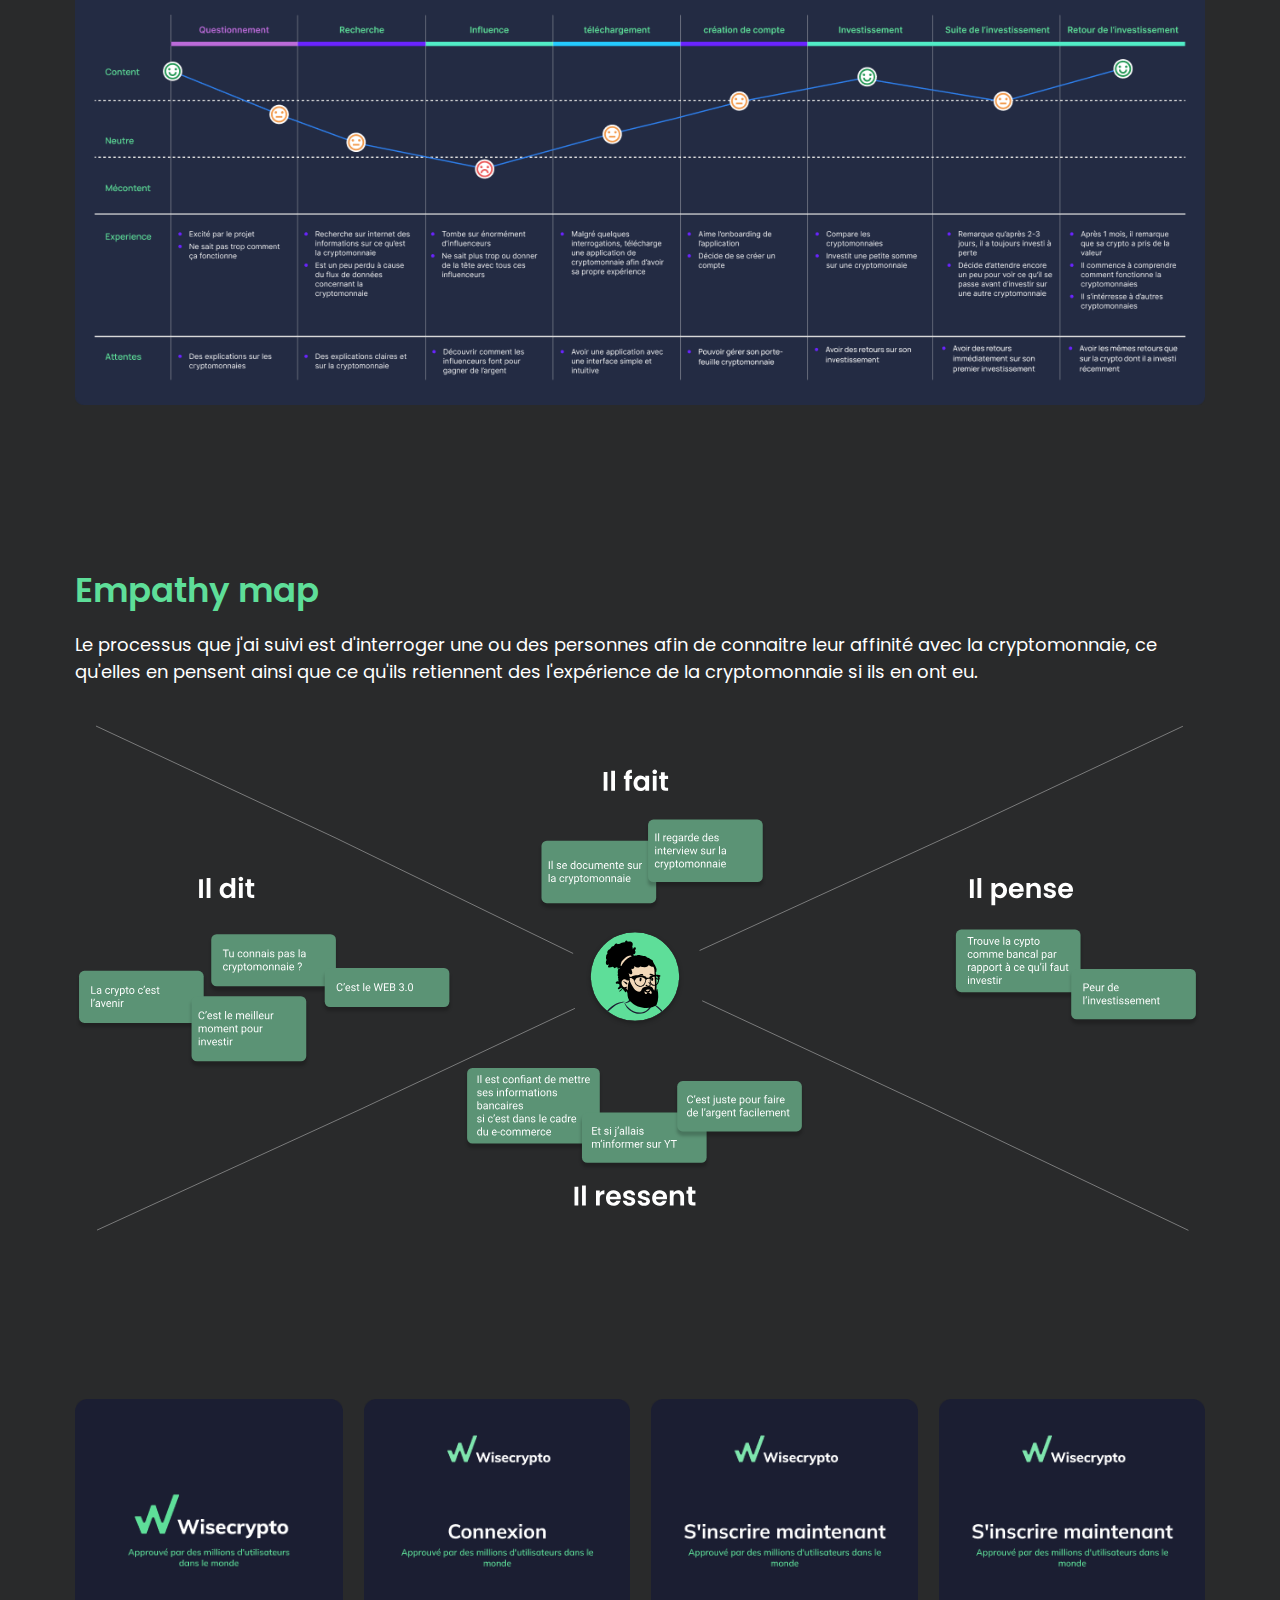
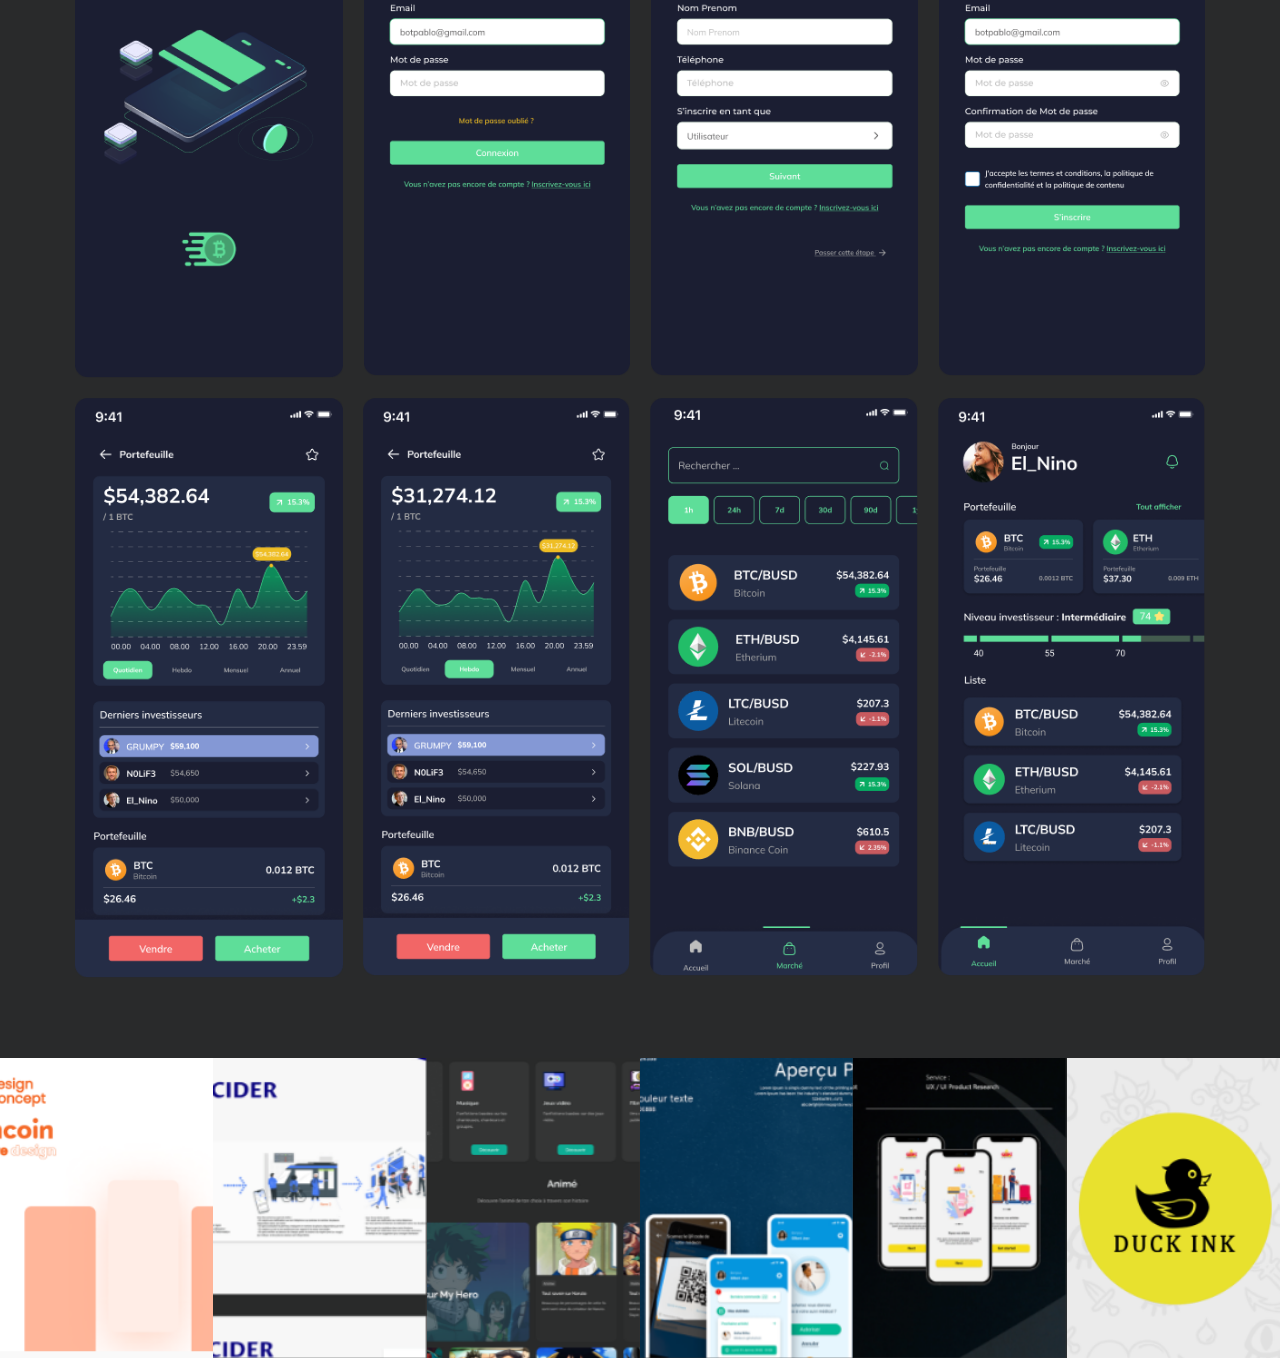
<file: wisecrypto.html>
<!DOCTYPE html>
<html lang="fr">

<head>
   <meta charset="UTF-8">
   <meta http-equiv="X-UA-Compatible" content="IE=edge">
   <meta name="viewport" content="width=device-width, initial-scale=1.0">
   <meta name="description" content="Projet Wisecrypto">
   <link rel="preconnect" href="https://fonts.googleapis.com">
   <link rel="preconnect" href="https://fonts.gstatic.com" crossorigin>
   <link href="https://fonts.googleapis.com/css2?family=Poppins:wght@200;300;400;500;600;700;800&display=swap"
      rel="stylesheet">
   <title>Page projet</title>
   <link rel="stylesheet" href="css/style.css">
   <link rel="stylesheet" href="css/projects.css">
</head>

<body>
   <section class="hero">
      <header>
         <a href="./">
            <img src="Image/Cyril.svg" alt="">
         </a>
         <nav>
            <input type="checkbox" id="toggle-menu">
            <label for="toggle-menu">
               <span></span>
               <span></span>
               <span></span>
            </label>
            <ul class="menu">
               <li><a href="./#home">Home</a></li>
               <li><a href="./#services">Services</a></li>
               <li><a href="./#projects">Projets</a></li>
               <li><a href="./#contact">Contact</a></li>
            </ul>
         </nav>
      </header>
      <div class="presentation">
         <div class="infos">
            <div class="appear">
               <img class="logo" src="Image/wisecrypto_logo.svg" alt="">
            </div>
            <div class="info-box appear-d1">
               <div class="icons">
                  <img src="Image/Figma.svg" alt="">
                  <img src="Image/Photoshop.svg" alt="">
                  <img src="Image/Illustrator.svg" alt="">
               </div>
               <span>
                  Applications utilisées
               </span>
            </div>
         </div>
         <div class="preview-container appear-d2">
            <img src="Image/project_preview.png" alt="">
         </div>
      </div>
   </section>
   <section>
      <h2>Design process</h2>
      <p>
         Le processus que j'ai suivi pour ce projet a été d'identifier le problème, de faire preuve d'empathie et de
         compréhension, de définir le problème, d'imaginer des solutions et de les traduire en conceptions, prototypes
         et tests si nécessaire.
      </p>
      <div class="process-grid">
         <div class="icon">
            <img src="Image/search.svg" alt="">
         </div>
         <span>Problem identification</span>

         <div class="arrow"></div>

         <div class="icon">
            <img src="Image/character.svg" alt="">
         </div>
         <span>Empathize</span>

         <div class="arrow"></div>

         <div class="icon">
            <img src="Image/target.svg" alt="">
         </div>
         <span>Define</span>

         <div class="arrow"></div>

         <div class="icon">
            <img src="Image/idea.svg" alt="">
         </div>
         <span>Ideate</span>

         <div class="arrow"></div>

         <div class="icon">
            <img src="Image/edit.svg" alt="">
         </div>
         <span>Prototype</span>

         <div class="arrow"></div>

         <div class="icon">
            <img src="Image/test.svg" alt="">
         </div>
         <span>Test</span>
      </div>
   </section>
   <section>
      <h2>Customer Journey</h2>
      <p>
         Le processus que j'ai suivi est de refaire une journée type d'un utilisateur ou futur utilisateur de
         l'application Wisecrypto en mettant en avant les points positifs et négatifs lors de la journée type de
         l'utilisateur
      </p>
      <img class="full-width" src="Image/customer_journey.png" alt="">
   </section>
   <section>
      <h2>Empathy map</h2>
      <p>
         Le processus que j'ai suivi est d'interroger une ou des personnes afin de connaitre leur affinité avec la
         cryptomonnaie, ce qu'elles en pensent ainsi que ce qu'ils retiennent des l'expérience de la cryptomonnaie si
         ils en ont eu.
      </p>
      <img class="full-width" src="Image/empathy_map.svg" alt="">
   </section>
   <section>
      <div class="img-wrapper">
         <img src="Image/0_splash_screen.png" alt="">
         <img src="Image/1_login.png" alt="">
         <img src="Image/2_register.png" alt="">
         <img src="Image/2_register_user.png" alt="">
         <img src="Image/wallet.png" alt="">
         <img src="Image/wallet_1.png" alt="">
         <img src="Image/market.png" alt="">
         <img src="Image/home.png" alt="">
      </div>
   </section>
   <div class="project-carousel">
      <a href="./leboncoin.html">
         <img src="Image/1.png" alt="">
      </a>
      <a href="./ratp.html">
         <img src="Image/3.png" alt="">
      </a>
      <a href="./fanfic.html">
         <img src="Image/4.png" alt="">
      </a>
      <a href="./doctolib.html">
         <img src="Image/5.png" alt="">
      </a>
      <a href="./gifi.html">
         <img src="Image/6.png" alt="">
      </a>
      <a href="./duck.html">
         <img src="Image/7.png" alt="">
      </a>
   </div>

</body>

</html>
</file>
<file: css/style.css>
*,
::before,
::after {
   margin: 0;
   padding: 0;
   box-sizing: border-box;
}

:root {
   --grey: #292A2B;
   --light-grey: #343536;
   --green: #0FAE96;
}

html {
   font-size: 10px;
   scroll-behavior: smooth;
}

body {
   font-family: 'Poppins', sans-serif;
   font-size: 1.6rem;
   color: white;
   background: var(--grey);
}

a {
   display: inline-block;
   color: inherit;
   text-decoration: none;
   position: relative;
}

ul {
   list-style: none;
}

.btn {
   background: var(--green);
   padding: .6em 2.2em;
   border-radius: .3em;
   position: relative;
   overflow: hidden;
   z-index: 0;
}

.btn::after {
   content: "";
   position: absolute;
   top: 0;
   right: 0;
   bottom: 0;
   left: 0;
   background: black;
   z-index: -1;
   opacity: 0;
   transition: opacity .2s;
}

.btn:hover::after {
   opacity: .15;
}

.full-width {
   height: 100%;
   width: 100%;
   object-fit: cover;
   object-position: center;
   will-change: transform;
   transition: transform .2s;
}

.full-width:hover {
   transform: scale(1.02);
}



.tag {
   background: rgba(255, 255, 255, .3);
   padding: .5rem 1.5rem;
   border-radius: .5rem;
}

.appear {
   animation: appear .3s cubic-bezier(.5, 0, .73, 1);
}

.appear-d1 {
   animation: appear-d1 .5s cubic-bezier(.5, 0, .73, 1);
}

.appear-d2 {
   animation: appear-d2 .7s cubic-bezier(.5, 0, .73, 1);
}

@keyframes appear {
   0% {
      opacity: 0;
      transform: translateY(10px);
   }

   100% {
      opacity: 1;
      transform: translateY(0);
   }
}

@keyframes appear-d1 {

   0%,
   40% {
      opacity: 0;
      transform: translateY(10px);
   }

   100% {
      opacity: 1;
      transform: translateY(0);
   }
}

@keyframes appear-d2 {

   0%,
   55% {
      opacity: 0;
      transform: translateY(10px);
   }

   100% {
      opacity: 1;
      transform: translateY(0);
   }
}

@keyframes opacity-appear-d3 {

   0%,
   77% {
      opacity: 0;
   }

   100% {
      opacity: 1;
   }
}

section,
.section {
   padding-left: calc(50vw - 56.5rem);
   padding-left: max(calc(50vw - 56.5rem), 6rem);
   padding-right: calc(50vw - 56.5rem);
   padding-right: max(calc(50vw - 56.5rem), 6rem);
   overflow: hidden auto;
   min-height: 100vh;
   height: auto !important;
   display: flex !important;
   flex-direction: column;
   justify-content: center;
   width: 100%;
}

header {
   font-size: .9em;
   display: flex;
   justify-content: space-between;
   align-items: center;
   padding: 2.5rem 0;
}

header img {
   height: 5rem;
}

#toggle-menu,
#toggle-menu+label {
   display: none;
}

#toggle-menu+label {
   height: 1.5em;
   width: 2em;
   position: relative;
}

#toggle-menu+label span,
#toggle-menu+label span:nth-child(2)::after {
   display: inline-block;
   height: 4px;
   position: absolute;
   left: 0;
   right: 0;
   background: white;
   transition: transform .2s, left .2s, right .2s;
}

#toggle-menu+label span:first-child {
   top: 0;
   left: 50%;
}

#toggle-menu+label span:nth-child(2),
#toggle-menu+label span:nth-child(2)::after {
   content: "";
   top: 50%;
   transform: translateY(-50%);
}

#toggle-menu+label span:last-child {
   bottom: 0;
   right: 50%;
}

#toggle-menu:checked+label span:first-child {
   left: 100%;
}

#toggle-menu:checked+label span:nth-child(2) {
   transform: translateY(-50%) rotate(45deg);
}

#toggle-menu:checked+label span:nth-child(2)::after {
   transform: translateY(-50%) rotate(-90deg);
}

#toggle-menu:checked+label span:last-child {
   right: 100%;
}

.menu {
   display: flex;
}

.menu a {
   text-transform: uppercase;
   padding: 1rem 2rem;
   opacity: .75;
   transition: opacity .2s;
}

.menu a:hover {
   opacity: 1;
}

.menu a::after {
   content: "";
   position: absolute;
   bottom: .5rem;
   left: 2rem;
   right: 2rem;
   height: 3px;
   background: var(--green);
   transform: scaleX(0);
   transform-origin: right;
   transition: transform .2s ease-in-out;
}

.menu a:hover::after {
   transform: scaleX(1);
   transform-origin: left;
}

.hero .hero-content {
   font-size: 1.8rem;
   flex-grow: 1;
   display: flex;
   justify-content: flex-end;
   align-items: center;
   align-content: center;
   flex-wrap: wrap;
   padding-bottom: 10%;
   position: relative;
}

.hero .hero-content::after {
   content: "";
   position: absolute;
   left: 6rem;
   bottom: 50%;
   transform: translateY(78%);
   height: 45rem;
   width: min(60vw, 80rem);
   background: url(../Image/arrow.svg);
   background-repeat: no-repeat;
   background-size: contain;
   background-position: bottom left;
   z-index: -1;
   animation: opacity-appear-d3 .9s cubic-bezier(.5, 0, .73, 1);
}

.hero .hero-content>* {
   flex-basis: 0;
   flex-grow: 12;
}

.hero .hero-content>img {
   flex-grow: 5;
   width: 0;
   min-width: 20rem;
   max-width: 30%;
   margin-left: 2rem;
   transition: transform .2s;
}

.hero .hero-content>img:hover {
   transform: translateY(-1rem);
}

h1 {
   font-size: 3.2rem;
   color: var(--green);
   margin-bottom: .1em;
}

h2 {
   font-size: clamp(3.2rem, 12vw, 10rem);
   line-height: 1.1em;
   display: flex;
   flex-direction: column;
}

h2 :last-child {
   padding-left: .5em;
}

h2 :last-child::after,
h3::after {
   content: ".";
   color: var(--green);
}

.hero p {
   font-weight: 200;
   margin: 2rem 0;
}

h3 {
   font-size: 6rem;
   font-weight: 600;
   text-align: center;
}

h3+p {
   text-align: center;
   font-weight: 200;
   margin-bottom: 2rem;
}

.cards-container {
   display: flex;
   margin: 2rem 0;
}

.cards-container>* {
   background: var(--grey);
   border: 2px solid var(--light-grey);
   border-radius: 1.5rem;
   flex-basis: 0;
   flex-grow: 1;
   margin: 1.5rem;
   padding: 1rem 2.5rem 3rem;
   position: relative;
   bottom: 0;
   transition: bottom .2s;
}

.cards-container>*:hover {
   background: var(--light-grey);
   box-shadow: 0px 10px 20px rgba(0, 0, 0, .2);
   bottom: 1.5rem;
}

.cards-container img {
   height: 8rem;
   position: relative;
   right: 1.2rem;
}

.projects {}

.mini-cards-container {
   display: grid;
   grid-template-columns: repeat(4, 1fr);
   gap: 2rem;
   margin: 2rem 0;
}

.mini-cards-container>* {
   text-align: center;
   border-radius: 1rem;
   flex-basis: 0;
   flex-grow: 1;
   aspect-ratio: 1/1;
   position: relative;
   overflow: hidden;
   transition: transform .2s;
}

.mini-cards-container>*:hover {
   transform: translateY(-0.7rem);
}

.mini-cards-container>* img {
   position: absolute;
   top: 0;
   left: 0;
   width: 100%;
   height: 100%;
   object-fit: cover;
   object-position: center;
}

.mini-cards-container>* .hover {
   height: 100%;
   display: flex;
   flex-direction: column;
   align-items: center;
   justify-content: center;
   padding: 2rem;
   opacity: 0;
   position: relative;
   z-index: 0;
   transition: opacity .2s;
}

.mini-cards-container>* .hover::after {
   content: "";
   position: absolute;
   top: -2px;
   right: -2px;
   bottom: -2px;
   left: -2px;
   background: rgba(0, 0, 0, .65);
   z-index: -1;
}

.mini-cards-container>*:hover .hover {
   opacity: 1;
}

.mini-cards-container>* .hover p {
   font-size: 2rem;
   font-weight: 600;
   line-height: 1.1em;
}

.mini-cards-container>* .hover .tag {
   margin-top: 1.5rem;
}

.projects>a {
   margin-top: 20px;
   align-self: center;
}

footer>div {
   display: flex;
   flex-direction: column;
   align-items: center;
}

footer>div>* {
   margin: 1.5rem 0;
}

footer>div .socials a {
   font-size: 0;
   padding: 1.5rem;
}

footer>div .socials a img {
   transition: transform .2s;
}

footer>div .socials a:hover img {
   transform: translateY(-0.5rem);
}

.fp-warning,
.fp-watermark {
   display: none;
}

#fp-nav {
   z-index: -1;
}

#fp-nav ul li a span,
.fp-slidesNav ul li a span {
   background: white;
}

@media screen and (max-width: 1024px) {
   .hero .hero-content::after {
      display: none;
   }
}

@media screen and (max-width: 768px) {
   #toggle-menu+label {
      display: inline-block;
      z-index: 999;
   }

   .menu {
      background: var(--grey);
      position: absolute;
      top: 0;
      right: 0;
      bottom: 0;
      padding: 8rem 6rem 0 0;
      flex-direction: column;
      z-index: 998;
      transform: translateX(100%);
      transition: transform .2s;
   }

   #toggle-menu:checked~.menu {
      transform: translateX(0);
   }

   .cards-container {
      flex-direction: column;
   }

   .mini-cards-container {
      grid-template-columns: repeat(auto-fit, minmax(12rem, 1fr));
   }
}

@media screen and (max-width: 425px) {
   html {
      font-size: 8px;
   }

   .cards-container>* {
      margin: 1.5rem 0;
   }
}
</file>
<file: css/projects.css>
::-webkit-scrollbar {
   width: 6px;
   background: #343536;
}

::-webkit-scrollbar-thumb {
   border-radius: 3px;
   background: #0FAE96;
}

section, .section {
   overflow: visible;
   min-height: auto;
   display: block !important;
   padding-left: max(calc(50vw - 56.5rem), 4rem);
   padding-right: max(calc(50vw - 56.5rem), 4rem);
   padding-top: 8rem;
   padding-bottom: 8rem;
}

.hero {
   position: relative;
   overflow-x: hidden;
   padding-top: 0;
   padding-bottom: 0;
}

.presentation {
   display: flex;
   flex-direction: column;
   height: 100vh;
   height: calc(100vh - 105px);
   padding-bottom: 5rem;
   padding-top: 5rem;
}

.infos {
   display: flex;
   justify-content: space-between;
   align-items: center;
   flex-wrap: wrap;
   padding: 1.4rem 0 4rem;
}

.infos > * {
   margin: .6rem 1rem;
}

.infos .logo {
   height: 8rem;
}

.info-box {
   display: flex;
   flex-direction: column;
   align-items: flex-end;
   align-items: center;
   gap: 1rem;
}

.icons {
   display: flex;
   gap: 1rem;
}

.icons img {
   height: 4.5rem;
}

.preview-container {
   flex-grow: 1;
   min-height: 30rem;
   position: relative;
}

.preview-container img {
   position: absolute;
   top: 50%;
   left: 50%;
   transform: translate(-50%,-50%);
   max-height: 90%;
   max-width: 100%;
}

h2 {
   color: #5EDE99;
   font-size: 3.4rem;
   font-weight: 600;
   margin-bottom: 2.2rem;
}

p {
   font-size: 1.8rem;
}

h2 + p {
   margin-bottom: 4rem;
}

.process-grid {
   display: grid;
   align-items: center;
   grid-template-columns: repeat(11, minmax(0, 1fr));
   grid-template-rows: repeat(2, auto);
   grid-template-areas: 
    "icon-1 arrow-1 icon-2 arrow-2 icon-3 arrow-3 icon-4 arrow-4 icon-5 arrow-5 icon-6"
    "span-1 . span-2 . span-3 . span-4 . span-5 . span-6";
   gap: 1.2rem 1.6rem;
   text-align: center;
}

.process-grid .icon {
   aspect-ratio: 1/1;
   background: #5B9375;
   display: flex;
   justify-content: center;
   align-items: center;
   border-radius: .4rem;
   padding: 1.2rem;
   transform-origin: right bottom;
   will-change: transform;
   transition: transform .15s;
}

.process-grid .icon:hover {
   transform: rotate(3deg);
}


.process-grid :nth-child(1) { grid-area: icon-1; }
.process-grid :nth-child(2) { grid-area: span-1; }
.process-grid :nth-child(3) { grid-area: arrow-1; }
.process-grid :nth-child(4) { grid-area: icon-2; }
.process-grid :nth-child(5) { grid-area: span-2; }
.process-grid :nth-child(6) { grid-area: arrow-2; }
.process-grid :nth-child(7) { grid-area: icon-3; }
.process-grid :nth-child(8) { grid-area: span-3; }
.process-grid :nth-child(9) { grid-area: arrow-3; }
.process-grid :nth-child(10) { grid-area: icon-4; }
.process-grid :nth-child(11) { grid-area: span-4; }
.process-grid :nth-child(12) { grid-area: arrow-4; }
.process-grid :nth-child(13) { grid-area: icon-5; }
.process-grid :nth-child(14) { grid-area: span-5; }
.process-grid :nth-child(15) { grid-area: arrow-5 }
.process-grid :nth-child(16) { grid-area: icon-6; }
.process-grid :nth-child(17) { grid-area: span-6; }

.process-grid .arrow {
   background: #5EDE99;
   width: 100%;
   height: .2rem;
   position: relative;
}

.process-grid .arrow::after {
   content: "";
   position: absolute;
   top: -0.7rem;
   right: -0.1rem;
   height: 1.6rem;
   width: 1rem;
   background: url(../Image/arrow_icon.svg) no-repeat right;
}

.process-grid span {
   height: 100%;
   font-weight: 600;
   line-height: 1.3em;
   justify-self: center;
}

.process-grid img {
   height: 4rem;
}

.img-wrapper {
   display: grid;
   grid-template-columns: repeat(4, 1fr);
   gap: 2rem;
}

.img-wrapper img {
   width: 100%;
   transition: transform .1s;
}

.img-wrapper img:hover {
   transform: translateY(-1rem);
}

.project-carousel {
   display: flex;
   min-height: 30rem;
   overflow-x: auto;
   background: #343536;
}

.project-carousel::-webkit-scrollbar {
   display: none;
}

.project-carousel a {
   flex-basis: 0;
   flex-grow: 1;
   min-width: 16rem;
   overflow: hidden;
   position: relative;
}

.project-carousel a::after {
   content: "";
   position: absolute;
   top: 0;
   right: 0;
   bottom: 0;
   left: 0;
   background: #292A2B;
   opacity: 0;
   transition: opacity .2s;
}

.project-carousel img {
   height: 100%;
   width: 100%;
   object-fit: cover;
   object-position: center;
   will-change: transform;
   transition: transform .2s;
}

.project-carousel:hover a::after {
   opacity: .5;
}

.project-carousel a:hover img {
   transform: scale(1.06);
}

.project-carousel a:hover::after {
   opacity: 0;
}

@media screen and (max-width: 1024px) {
   .process-grid {
      grid-template-columns: repeat(5, minmax(0, 1fr));
      grid-template-rows: repeat(4, auto);
      grid-template-areas: 
       "icon-1 arrow-1 icon-2 arrow-2 icon-3"
       "span-1 . span-2 . span-3"
       "icon-4 arrow-4 icon-5 arrow-5 icon-6"
       "span-4 . span-5 . span-6";
   }

   .process-grid :nth-child(9) {
      grid-area: arrow-3;
      display: none;
   }

   .img-wrapper {
      grid-template-columns: repeat(3, 1fr);
   }
}

@media screen and (max-width: 768px) {
   .presentation {
      height: auto;
   }

   .infos {
      padding: 4rem 0;
   }

   .img-wrapper {
      grid-template-columns: repeat(2, 1fr);
   }
}

@media screen and (max-width: 425px) {
   .process-grid {
      grid-template-columns: repeat(3, minmax(0, 1fr));
      grid-template-rows: repeat(6, auto);
      grid-template-areas: 
       "icon-1 arrow-1 icon-2"
       "span-1 . span-2"
       "icon-3 arrow-3 icon-4"
       "span-3 . span-4"
       "icon-5 arrow-5 icon-6"
       "span-5 . span-6";
   }

   .process-grid :nth-child(6) {
      grid-area: arrow-2;
      display: none;
   }
   .process-grid :nth-child(9) {
      grid-area: arrow-3;
      display: block;
   }
   .process-grid :nth-child(12) {
      grid-area: arrow-4;
      display: none;
   }
}
</file>
